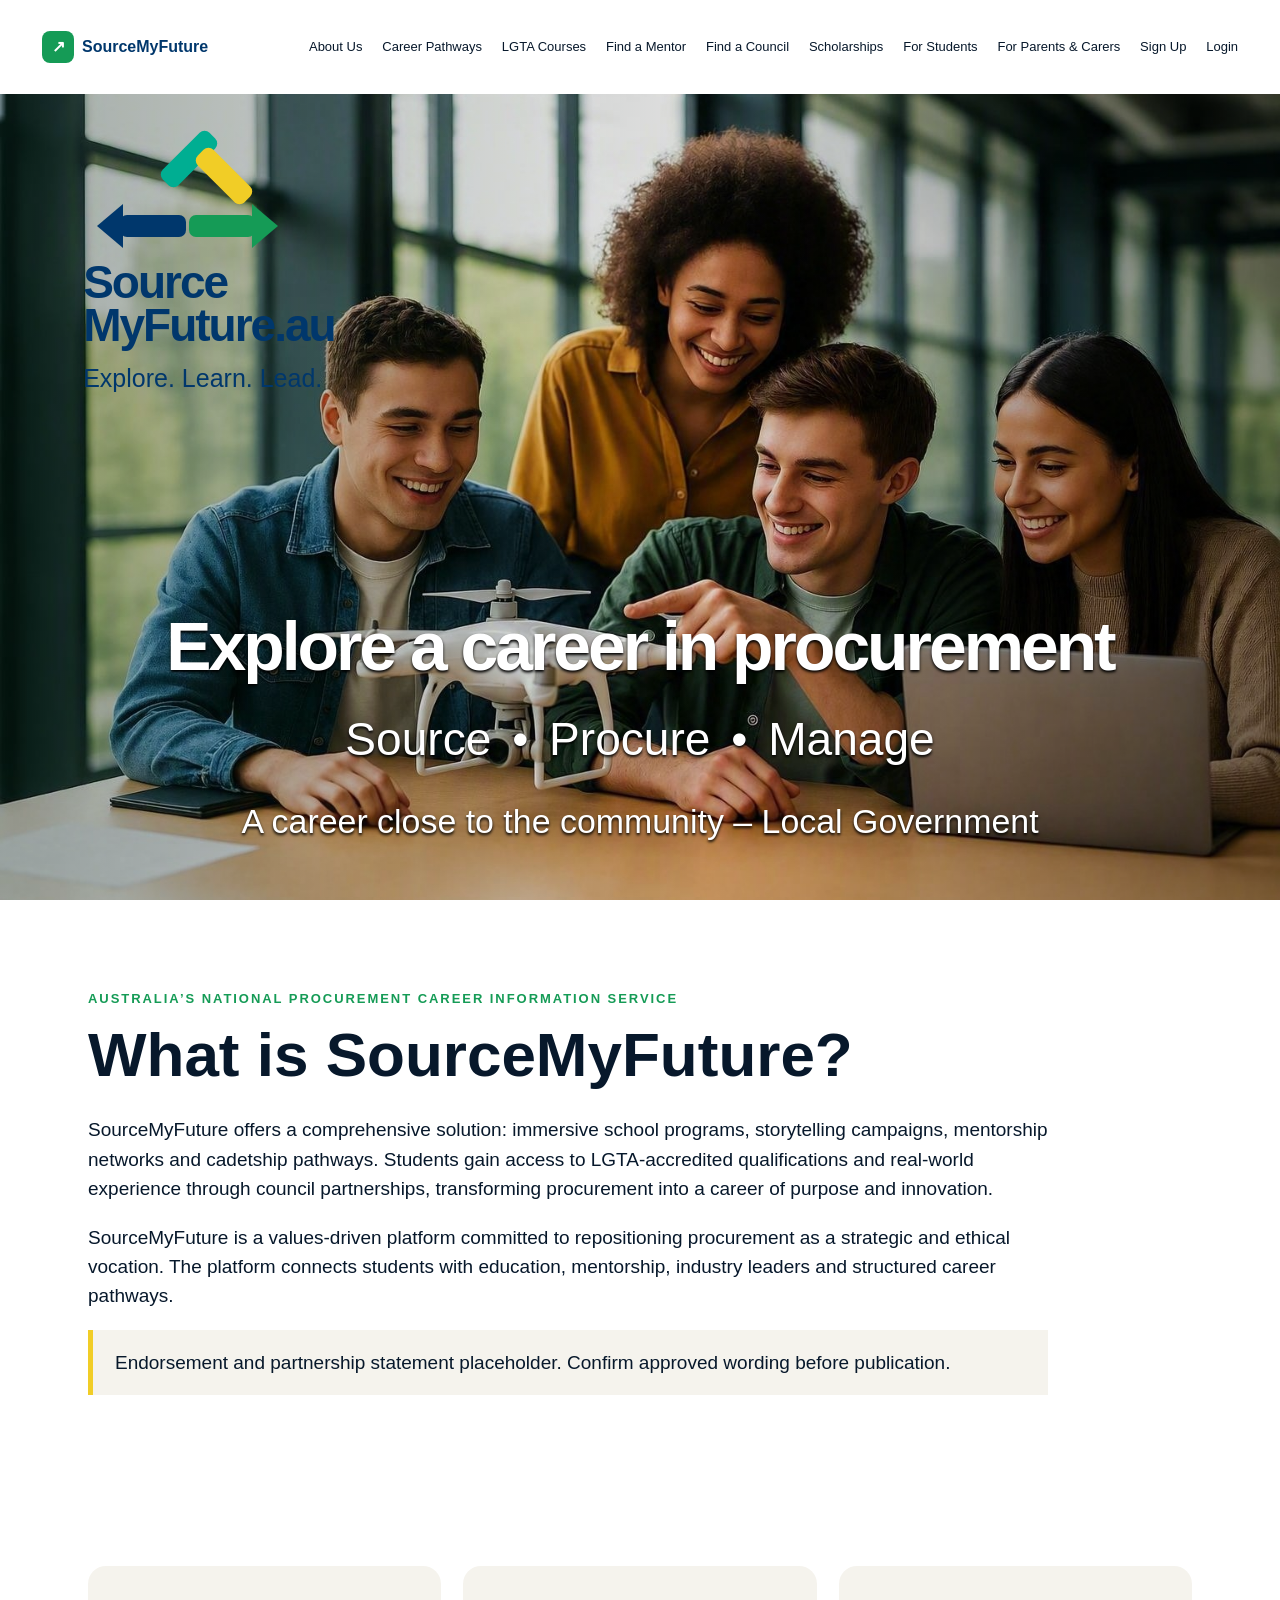
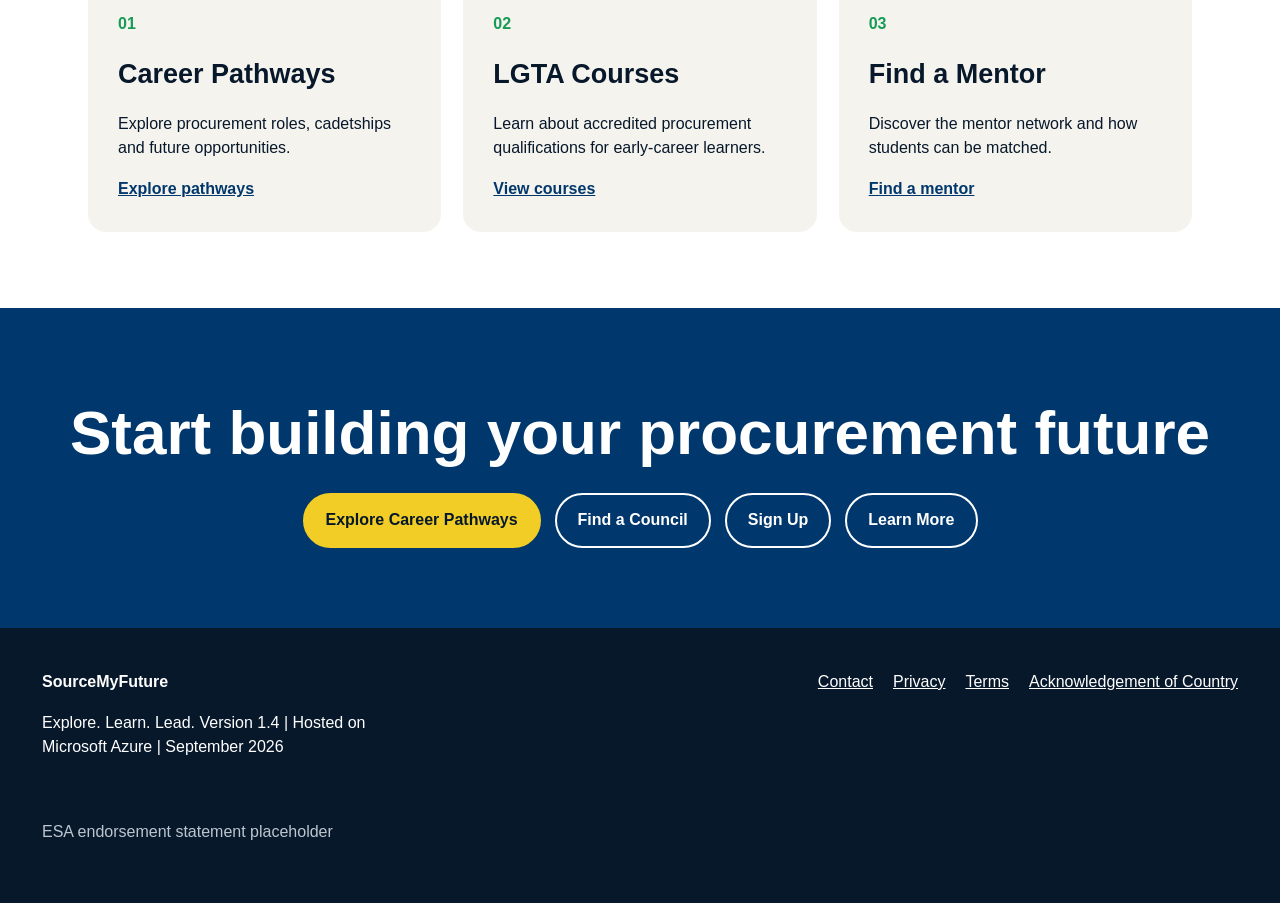
<file: website/index.html>
<!doctype html>
<html lang="en-AU"><head><meta charset="utf-8"><meta name="viewport" content="width=device-width,initial-scale=1">
<meta name="description" content="SourceMyFuture procurement career information"><title>Home | SourceMyFuture</title>
<link rel="stylesheet" href="assets/css/style.css"></head><body>
<header class="site-header"><a class="header-brand" href="index.html"><span class="mini-mark">↗</span><span>SourceMyFuture</span></a>
<button class="menu-button" aria-expanded="false" aria-controls="main-nav">Menu</button><nav id="main-nav" class="main-nav"><a href="about.html">About Us</a><a href="pathways.html">Career Pathways</a><a href="lgta.html">LGTA Courses</a><a href="mentor.html">Find a Mentor</a><a href="councils.html">Find a Council</a><a href="scholarships.html">Scholarships</a><a href="students.html">For Students</a><a href="parents.html">For Parents &amp; Carers</a><a href="signup.html">Sign Up</a><a href="login.html">Login</a></nav></header>
<main><section class="hero"><div class="shade"></div><div class="hero-inner"><div class="brand-lockup"><div class="brand-symbol" aria-hidden="true"><span class="arrow a1"></span><span class="arrow a2"></span><span class="arrow a3"></span><span class="arrow a4"></span></div><div class="brand-name">Source<br>MyFuture.au</div><div class="brand-tagline">Explore. Learn. Lead.</div></div><div class="hero-copy"><h1>Explore a career in procurement</h1><p class="steps">Source <span>•</span> Procure <span>•</span> Manage</p><p class="subtitle">A career close to the community <span>–</span> Local Government</p></div></div></section>
<section class="section intro"><p class="eyebrow">Australia’s National Procurement Career Information Service</p><h2>What is SourceMyFuture?</h2><p>SourceMyFuture offers a comprehensive solution: immersive school programs, storytelling campaigns, mentorship networks and cadetship pathways. Students gain access to LGTA-accredited qualifications and real-world experience through council partnerships, transforming procurement into a career of purpose and innovation.</p><p>SourceMyFuture is a values-driven platform committed to repositioning procurement as a strategic and ethical vocation. The platform connects students with education, mentorship, industry leaders and structured career pathways.</p><p class="support-note">Endorsement and partnership statement placeholder. Confirm approved wording before publication.</p></section>
<section class="section cards"><article><p class="number">01</p><h2>Career Pathways</h2><p>Explore procurement roles, cadetships and future opportunities.</p><a href="pathways.html">Explore pathways</a></article><article><p class="number">02</p><h2>LGTA Courses</h2><p>Learn about accredited procurement qualifications for early-career learners.</p><a href="lgta.html">View courses</a></article><article><p class="number">03</p><h2>Find a Mentor</h2><p>Discover the mentor network and how students can be matched.</p><a href="mentor.html">Find a mentor</a></article></section>
<section class="cta"><h2>Start building your procurement future</h2><div><a class="button primary" href="pathways.html">Explore Career Pathways</a><a class="button" href="councils.html">Find a Council</a><a class="button" href="signup.html">Sign Up</a><a class="button" href="about.html">Learn More</a></div></section></main>
<footer class="site-footer"><div><strong>SourceMyFuture</strong><p>Explore. Learn. Lead. Version 1.4 | Hosted on Microsoft Azure | September 2026</p></div><nav><a href="contact.html">Contact</a><a href="privacy.html">Privacy</a><a href="terms.html">Terms</a><a href="acknowledgement.html">Acknowledgement of Country</a></nav><p class="endorsement">ESA endorsement statement placeholder</p></footer>
<script src="assets/js/site.js"></script></body></html>
</file>
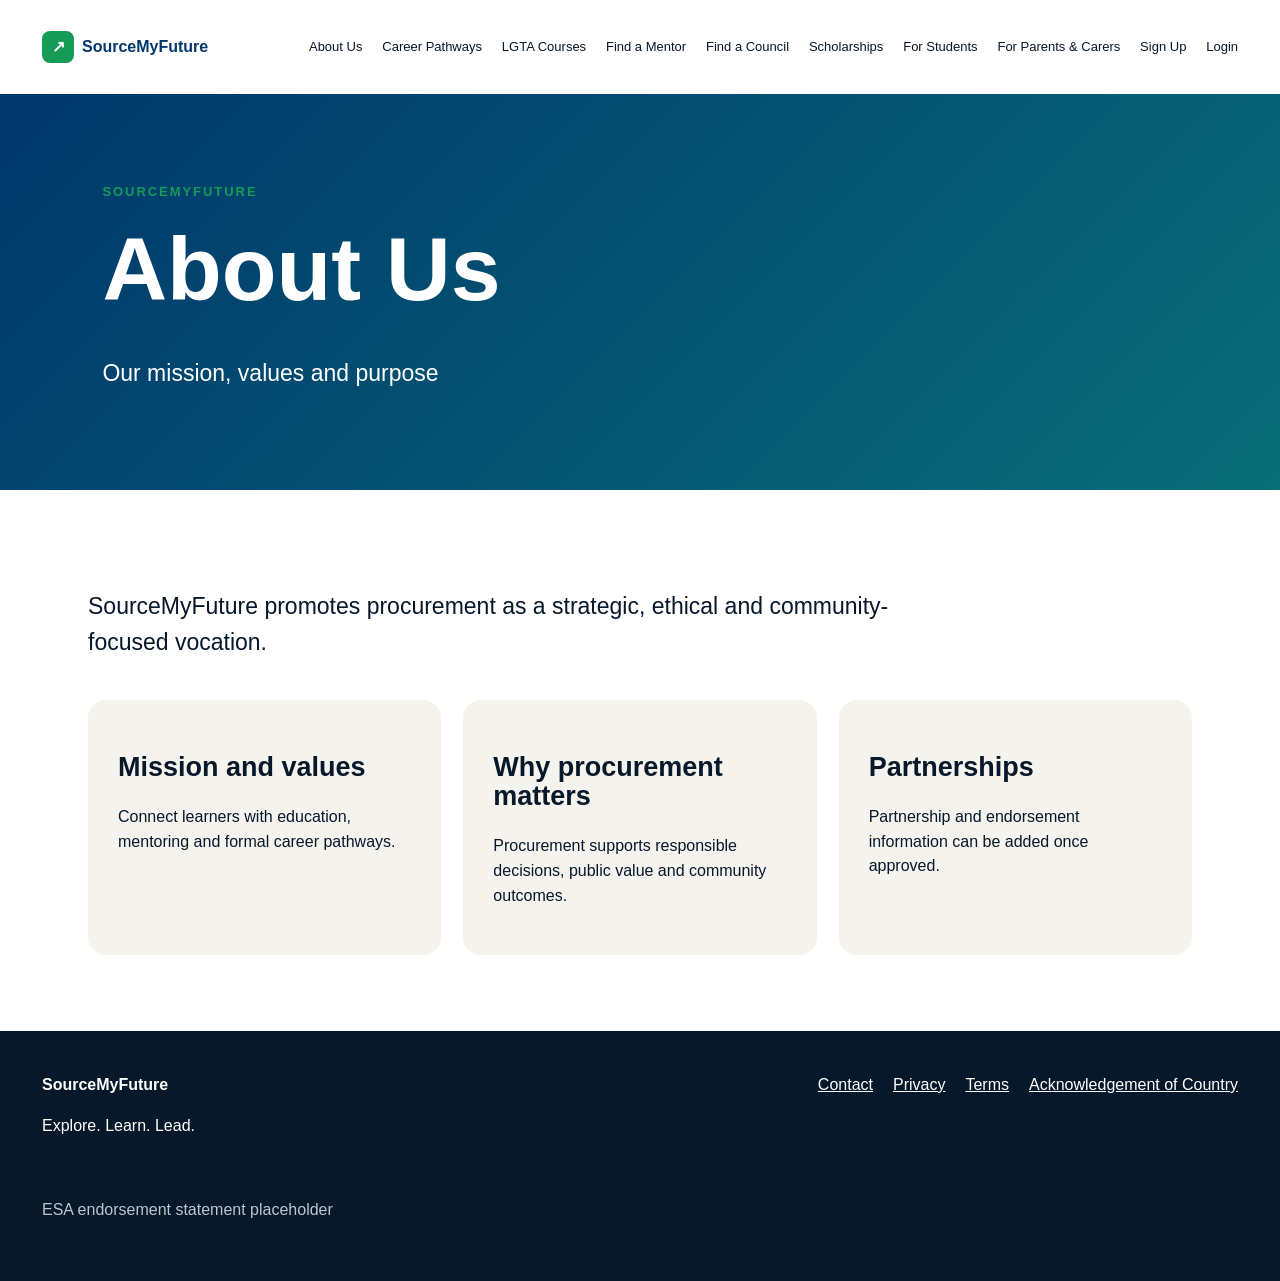
<file: website/about.html>
<!doctype html>
<html lang="en-AU"><head><meta charset="utf-8"><meta name="viewport" content="width=device-width,initial-scale=1">
<meta name="description" content="SourceMyFuture procurement career information"><title>About Us | SourceMyFuture</title>
<link rel="stylesheet" href="assets/css/style.css"></head><body>
<header class="site-header"><a class="header-brand" href="index.html"><span class="mini-mark">↗</span><span>SourceMyFuture</span></a>
<button class="menu-button" aria-expanded="false" aria-controls="main-nav">Menu</button><nav id="main-nav" class="main-nav"><a href="about.html">About Us</a><a href="pathways.html">Career Pathways</a><a href="lgta.html">LGTA Courses</a><a href="mentor.html">Find a Mentor</a><a href="councils.html">Find a Council</a><a href="scholarships.html">Scholarships</a><a href="students.html">For Students</a><a href="parents.html">For Parents &amp; Carers</a><a href="signup.html">Sign Up</a><a href="login.html">Login</a></nav></header>
<main><section class="page-hero"><p class="eyebrow">SourceMyFuture</p><h1>About Us</h1><p>Our mission, values and purpose</p></section><section class="section lead"><p>SourceMyFuture promotes procurement as a strategic, ethical and community-focused vocation.</p><div class="cards compact"><article><h2>Mission and values</h2><p>Connect learners with education, mentoring and formal career pathways.</p></article><article><h2>Why procurement matters</h2><p>Procurement supports responsible decisions, public value and community outcomes.</p></article><article><h2>Partnerships</h2><p>Partnership and endorsement information can be added once approved.</p></article></div></section></main>
<footer class="site-footer"><div><strong>SourceMyFuture</strong><p>Explore. Learn. Lead.</p></div><nav><a href="contact.html">Contact</a><a href="privacy.html">Privacy</a><a href="terms.html">Terms</a><a href="acknowledgement.html">Acknowledgement of Country</a></nav><p class="endorsement">ESA endorsement statement placeholder</p></footer>
<script src="assets/js/site.js"></script></body></html>
</file>
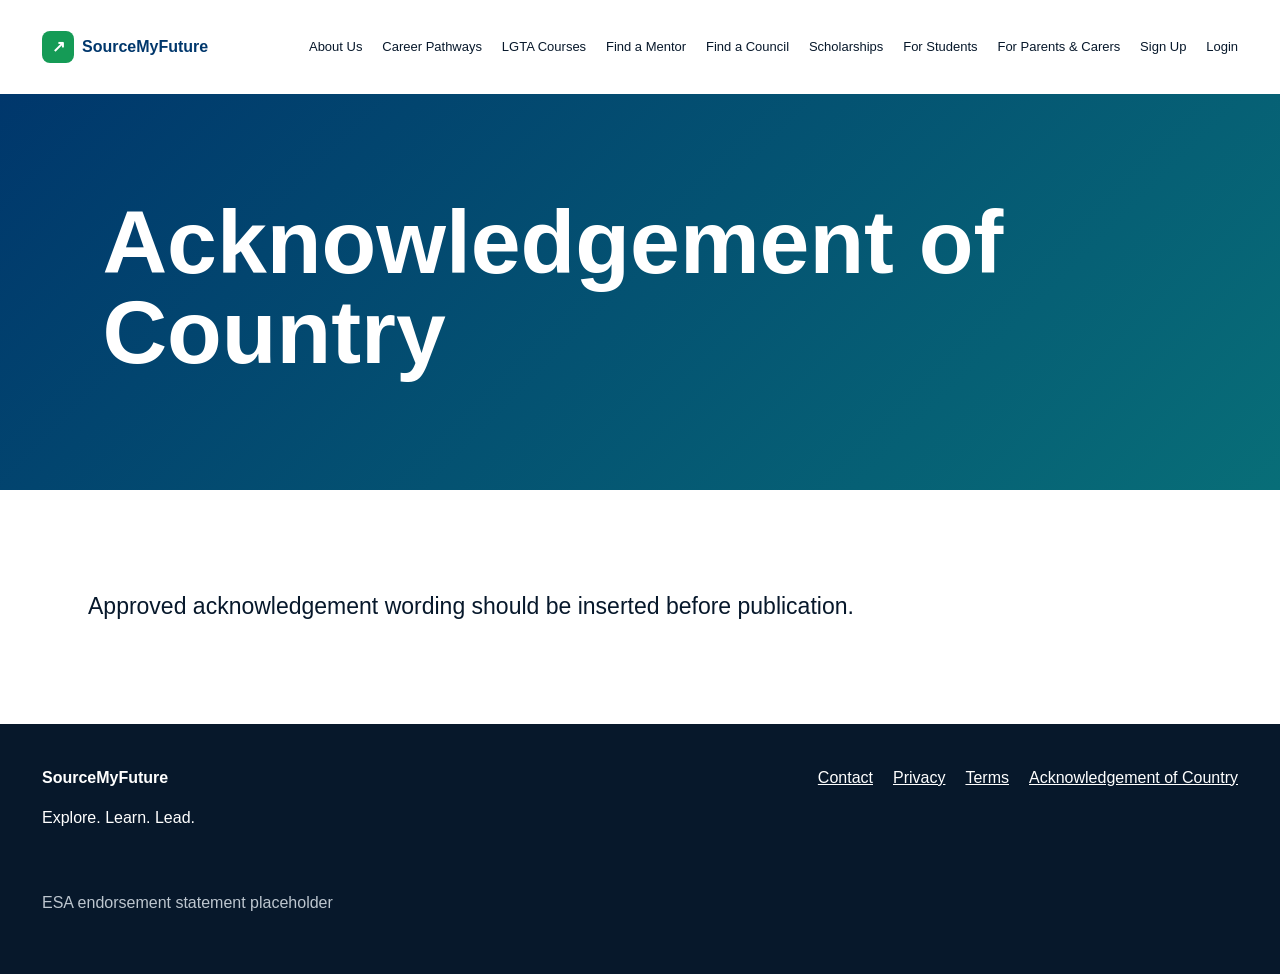
<file: website/acknowledgement.html>
<!doctype html>
<html lang="en-AU"><head><meta charset="utf-8"><meta name="viewport" content="width=device-width,initial-scale=1">
<meta name="description" content="SourceMyFuture procurement career information"><title>Acknowledgement of Country | SourceMyFuture</title>
<link rel="stylesheet" href="assets/css/style.css"></head><body>
<header class="site-header"><a class="header-brand" href="index.html"><span class="mini-mark">↗</span><span>SourceMyFuture</span></a>
<button class="menu-button" aria-expanded="false" aria-controls="main-nav">Menu</button><nav id="main-nav" class="main-nav"><a href="about.html">About Us</a><a href="pathways.html">Career Pathways</a><a href="lgta.html">LGTA Courses</a><a href="mentor.html">Find a Mentor</a><a href="councils.html">Find a Council</a><a href="scholarships.html">Scholarships</a><a href="students.html">For Students</a><a href="parents.html">For Parents &amp; Carers</a><a href="signup.html">Sign Up</a><a href="login.html">Login</a></nav></header>
<main><section class="page-hero"><h1>Acknowledgement of Country</h1></section><section class="section lead"><p>Approved acknowledgement wording should be inserted before publication.</p></section></main>
<footer class="site-footer"><div><strong>SourceMyFuture</strong><p>Explore. Learn. Lead.</p></div><nav><a href="contact.html">Contact</a><a href="privacy.html">Privacy</a><a href="terms.html">Terms</a><a href="acknowledgement.html">Acknowledgement of Country</a></nav><p class="endorsement">ESA endorsement statement placeholder</p></footer>
<script src="assets/js/site.js"></script></body></html>
</file>
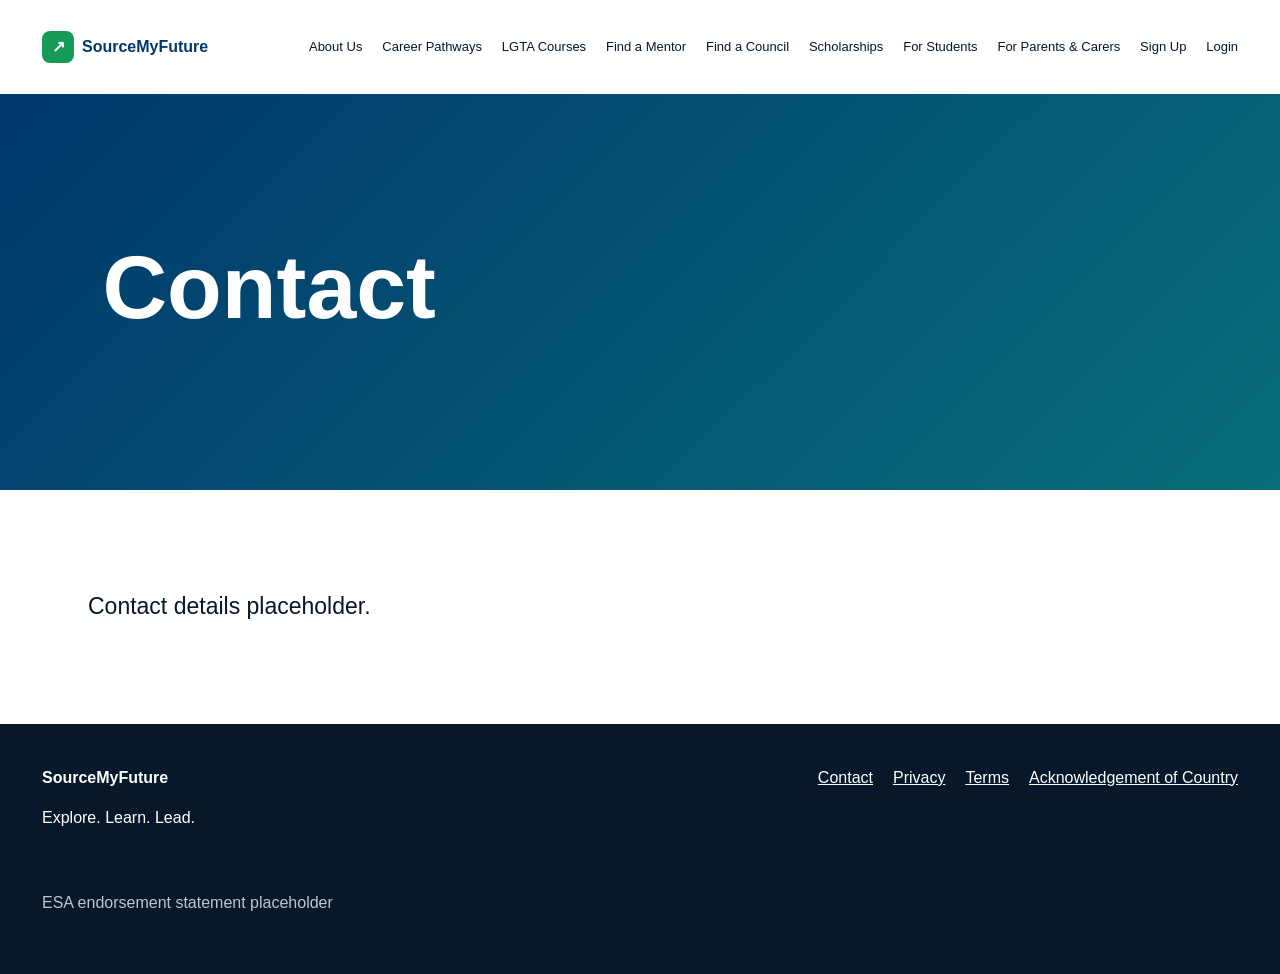
<file: website/contact.html>
<!doctype html>
<html lang="en-AU"><head><meta charset="utf-8"><meta name="viewport" content="width=device-width,initial-scale=1">
<meta name="description" content="SourceMyFuture procurement career information"><title>Contact | SourceMyFuture</title>
<link rel="stylesheet" href="assets/css/style.css"></head><body>
<header class="site-header"><a class="header-brand" href="index.html"><span class="mini-mark">↗</span><span>SourceMyFuture</span></a>
<button class="menu-button" aria-expanded="false" aria-controls="main-nav">Menu</button><nav id="main-nav" class="main-nav"><a href="about.html">About Us</a><a href="pathways.html">Career Pathways</a><a href="lgta.html">LGTA Courses</a><a href="mentor.html">Find a Mentor</a><a href="councils.html">Find a Council</a><a href="scholarships.html">Scholarships</a><a href="students.html">For Students</a><a href="parents.html">For Parents &amp; Carers</a><a href="signup.html">Sign Up</a><a href="login.html">Login</a></nav></header>
<main><section class="page-hero"><h1>Contact</h1></section><section class="section lead"><p>Contact details placeholder.</p></section></main>
<footer class="site-footer"><div><strong>SourceMyFuture</strong><p>Explore. Learn. Lead.</p></div><nav><a href="contact.html">Contact</a><a href="privacy.html">Privacy</a><a href="terms.html">Terms</a><a href="acknowledgement.html">Acknowledgement of Country</a></nav><p class="endorsement">ESA endorsement statement placeholder</p></footer>
<script src="assets/js/site.js"></script></body></html>
</file>
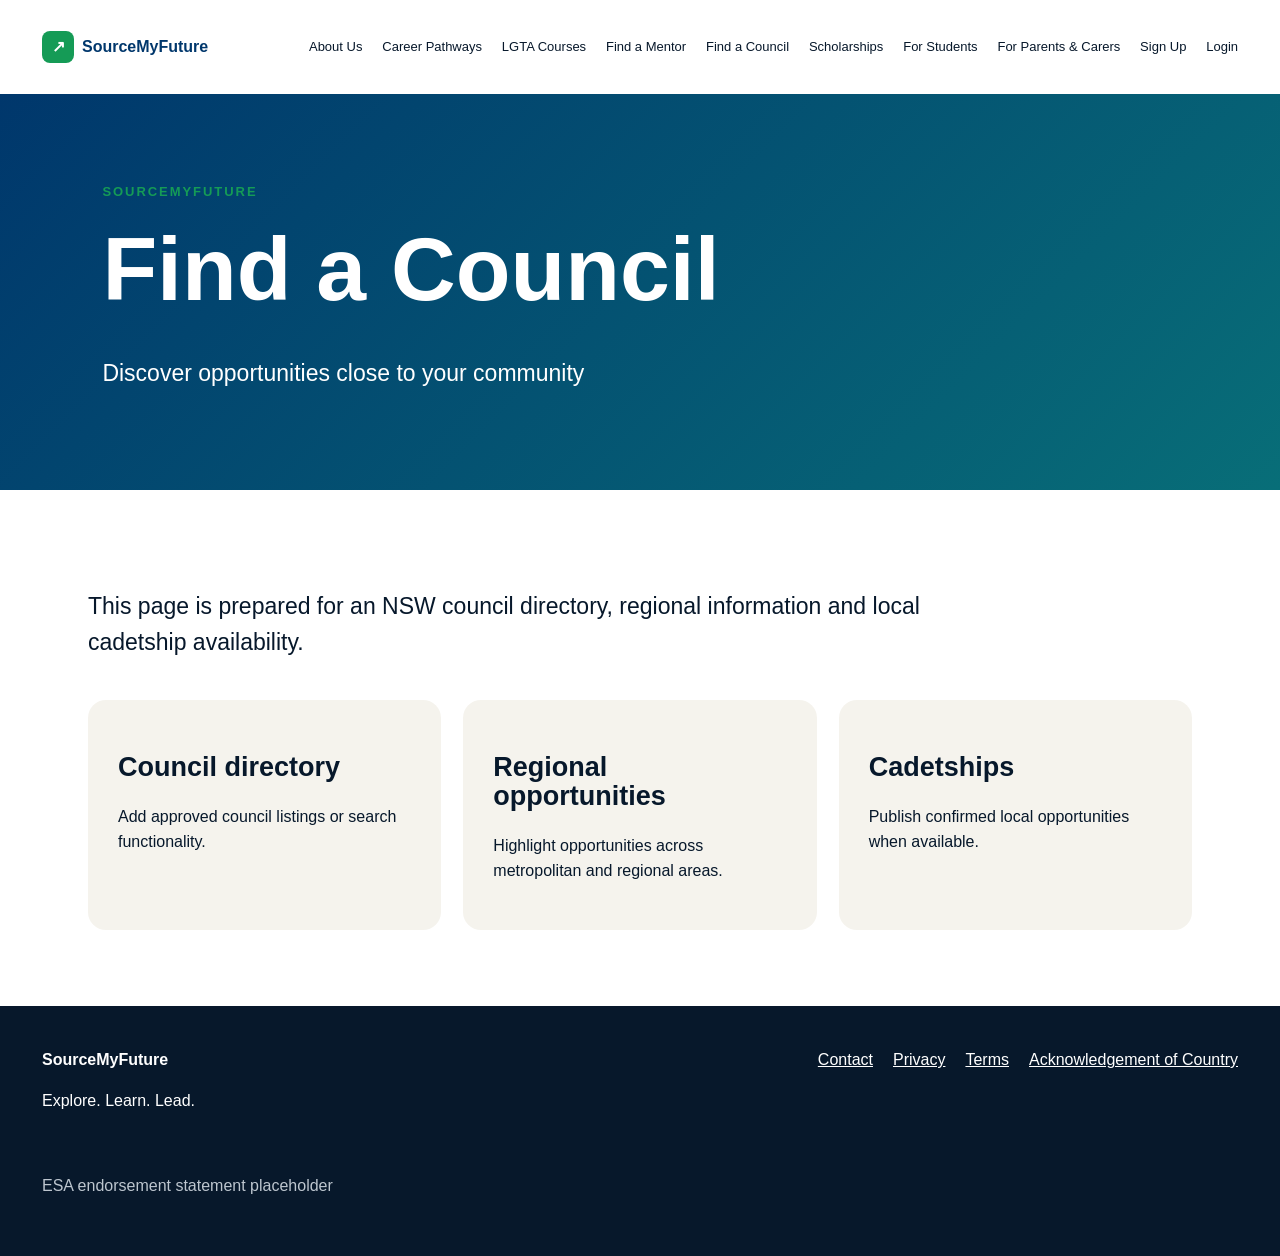
<file: website/councils.html>
<!doctype html>
<html lang="en-AU"><head><meta charset="utf-8"><meta name="viewport" content="width=device-width,initial-scale=1">
<meta name="description" content="SourceMyFuture procurement career information"><title>Find a Council | SourceMyFuture</title>
<link rel="stylesheet" href="assets/css/style.css"></head><body>
<header class="site-header"><a class="header-brand" href="index.html"><span class="mini-mark">↗</span><span>SourceMyFuture</span></a>
<button class="menu-button" aria-expanded="false" aria-controls="main-nav">Menu</button><nav id="main-nav" class="main-nav"><a href="about.html">About Us</a><a href="pathways.html">Career Pathways</a><a href="lgta.html">LGTA Courses</a><a href="mentor.html">Find a Mentor</a><a href="councils.html">Find a Council</a><a href="scholarships.html">Scholarships</a><a href="students.html">For Students</a><a href="parents.html">For Parents &amp; Carers</a><a href="signup.html">Sign Up</a><a href="login.html">Login</a></nav></header>
<main><section class="page-hero"><p class="eyebrow">SourceMyFuture</p><h1>Find a Council</h1><p>Discover opportunities close to your community</p></section><section class="section lead"><p>This page is prepared for an NSW council directory, regional information and local cadetship availability.</p><div class="cards compact"><article><h2>Council directory</h2><p>Add approved council listings or search functionality.</p></article><article><h2>Regional opportunities</h2><p>Highlight opportunities across metropolitan and regional areas.</p></article><article><h2>Cadetships</h2><p>Publish confirmed local opportunities when available.</p></article></div></section></main>
<footer class="site-footer"><div><strong>SourceMyFuture</strong><p>Explore. Learn. Lead.</p></div><nav><a href="contact.html">Contact</a><a href="privacy.html">Privacy</a><a href="terms.html">Terms</a><a href="acknowledgement.html">Acknowledgement of Country</a></nav><p class="endorsement">ESA endorsement statement placeholder</p></footer>
<script src="assets/js/site.js"></script></body></html>
</file>
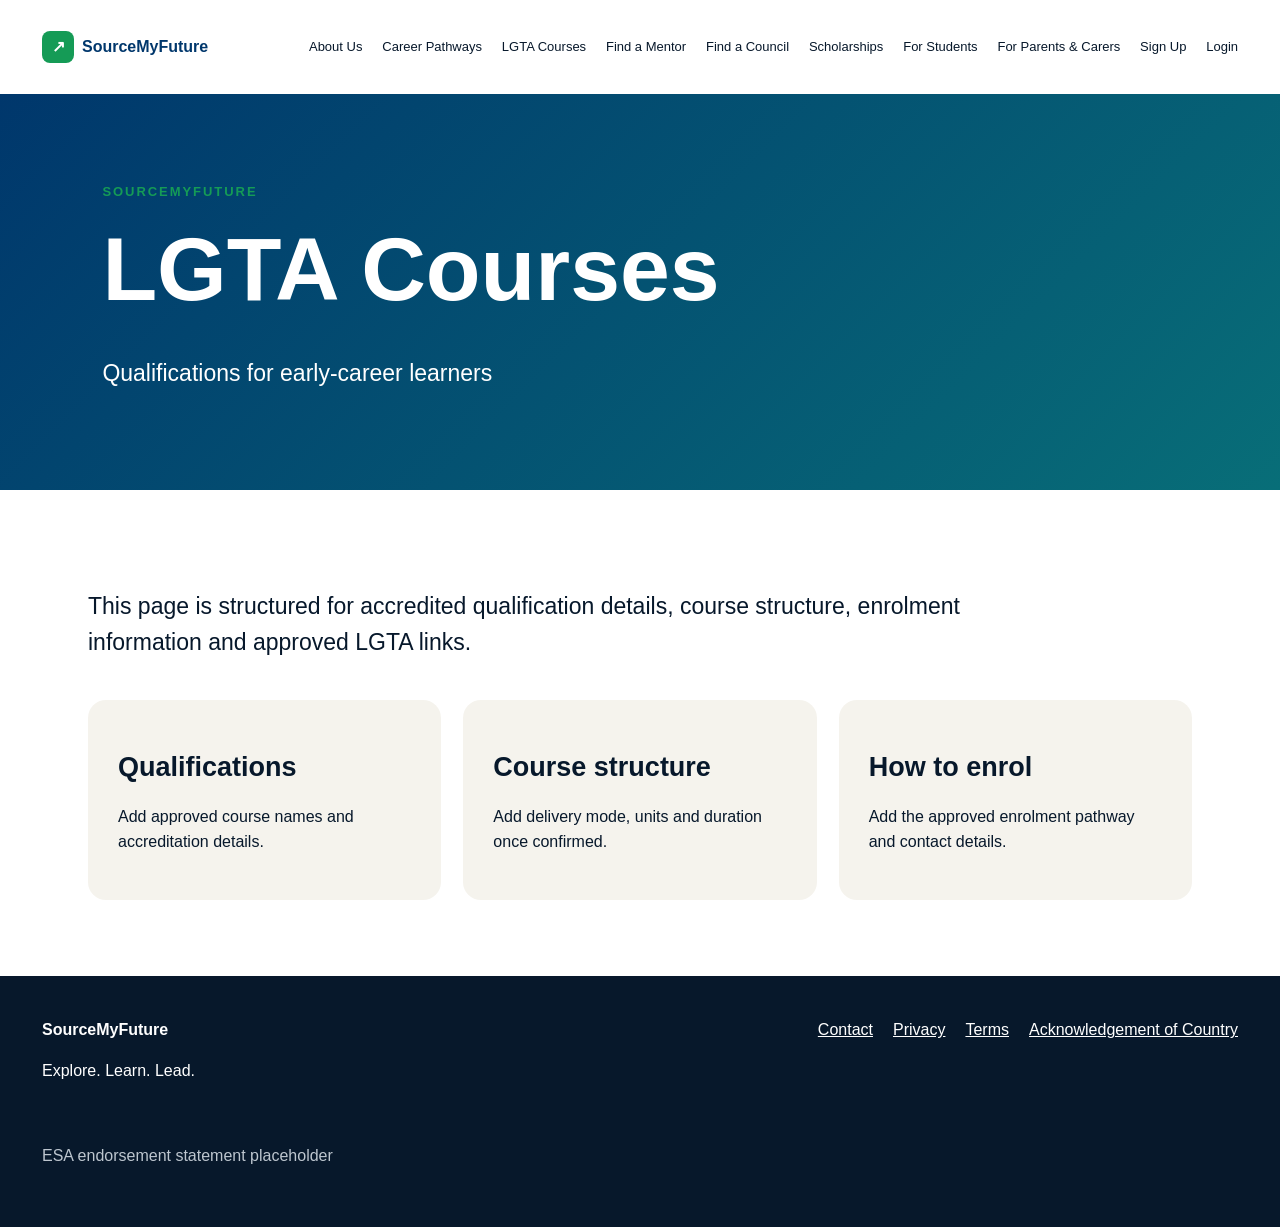
<file: website/lgta.html>
<!doctype html>
<html lang="en-AU"><head><meta charset="utf-8"><meta name="viewport" content="width=device-width,initial-scale=1">
<meta name="description" content="SourceMyFuture procurement career information"><title>LGTA Courses | SourceMyFuture</title>
<link rel="stylesheet" href="assets/css/style.css"></head><body>
<header class="site-header"><a class="header-brand" href="index.html"><span class="mini-mark">↗</span><span>SourceMyFuture</span></a>
<button class="menu-button" aria-expanded="false" aria-controls="main-nav">Menu</button><nav id="main-nav" class="main-nav"><a href="about.html">About Us</a><a href="pathways.html">Career Pathways</a><a href="lgta.html">LGTA Courses</a><a href="mentor.html">Find a Mentor</a><a href="councils.html">Find a Council</a><a href="scholarships.html">Scholarships</a><a href="students.html">For Students</a><a href="parents.html">For Parents &amp; Carers</a><a href="signup.html">Sign Up</a><a href="login.html">Login</a></nav></header>
<main><section class="page-hero"><p class="eyebrow">SourceMyFuture</p><h1>LGTA Courses</h1><p>Qualifications for early-career learners</p></section><section class="section lead"><p>This page is structured for accredited qualification details, course structure, enrolment information and approved LGTA links.</p><div class="cards compact"><article><h2>Qualifications</h2><p>Add approved course names and accreditation details.</p></article><article><h2>Course structure</h2><p>Add delivery mode, units and duration once confirmed.</p></article><article><h2>How to enrol</h2><p>Add the approved enrolment pathway and contact details.</p></article></div></section></main>
<footer class="site-footer"><div><strong>SourceMyFuture</strong><p>Explore. Learn. Lead.</p></div><nav><a href="contact.html">Contact</a><a href="privacy.html">Privacy</a><a href="terms.html">Terms</a><a href="acknowledgement.html">Acknowledgement of Country</a></nav><p class="endorsement">ESA endorsement statement placeholder</p></footer>
<script src="assets/js/site.js"></script></body></html>
</file>
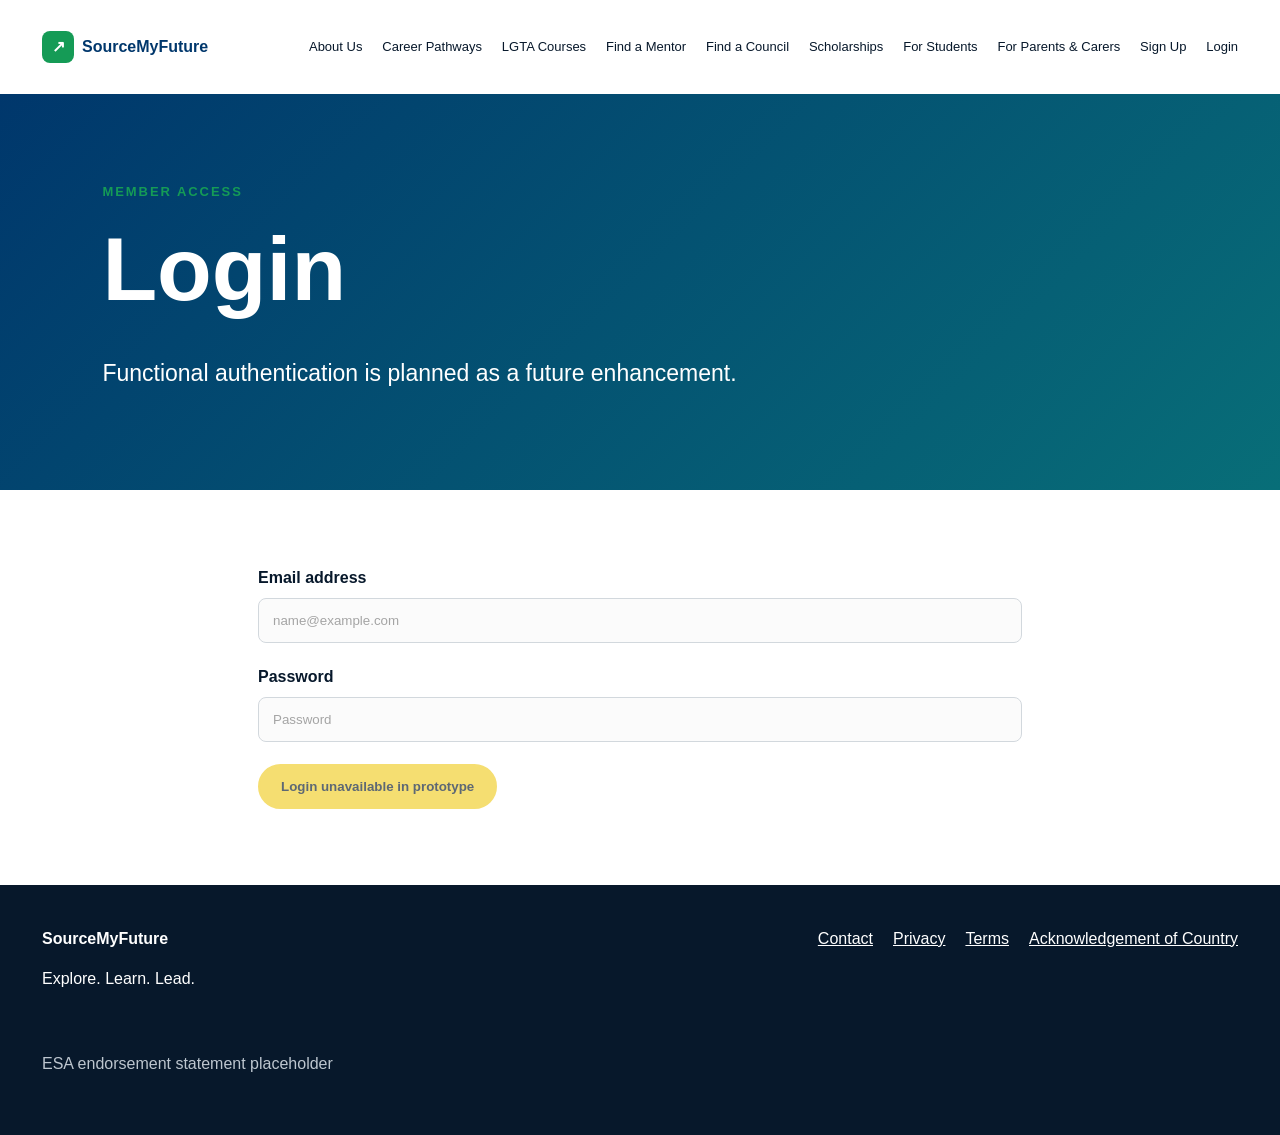
<file: website/login.html>
<!doctype html>
<html lang="en-AU"><head><meta charset="utf-8"><meta name="viewport" content="width=device-width,initial-scale=1">
<meta name="description" content="SourceMyFuture procurement career information"><title>Login | SourceMyFuture</title>
<link rel="stylesheet" href="assets/css/style.css"></head><body>
<header class="site-header"><a class="header-brand" href="index.html"><span class="mini-mark">↗</span><span>SourceMyFuture</span></a>
<button class="menu-button" aria-expanded="false" aria-controls="main-nav">Menu</button><nav id="main-nav" class="main-nav"><a href="about.html">About Us</a><a href="pathways.html">Career Pathways</a><a href="lgta.html">LGTA Courses</a><a href="mentor.html">Find a Mentor</a><a href="councils.html">Find a Council</a><a href="scholarships.html">Scholarships</a><a href="students.html">For Students</a><a href="parents.html">For Parents &amp; Carers</a><a href="signup.html">Sign Up</a><a href="login.html">Login</a></nav></header>
<main><section class="page-hero"><p class="eyebrow">Member access</p><h1>Login</h1><p>Functional authentication is planned as a future enhancement.</p></section><section class="section form-wrap"><form class="demo-form" onsubmit="return false"><label>Email address<input type="email" placeholder="name@example.com" disabled></label><label>Password<input type="password" placeholder="Password" disabled></label><button class="button primary" disabled>Login unavailable in prototype</button></form></section></main>
<footer class="site-footer"><div><strong>SourceMyFuture</strong><p>Explore. Learn. Lead.</p></div><nav><a href="contact.html">Contact</a><a href="privacy.html">Privacy</a><a href="terms.html">Terms</a><a href="acknowledgement.html">Acknowledgement of Country</a></nav><p class="endorsement">ESA endorsement statement placeholder</p></footer>
<script src="assets/js/site.js"></script></body></html>
</file>
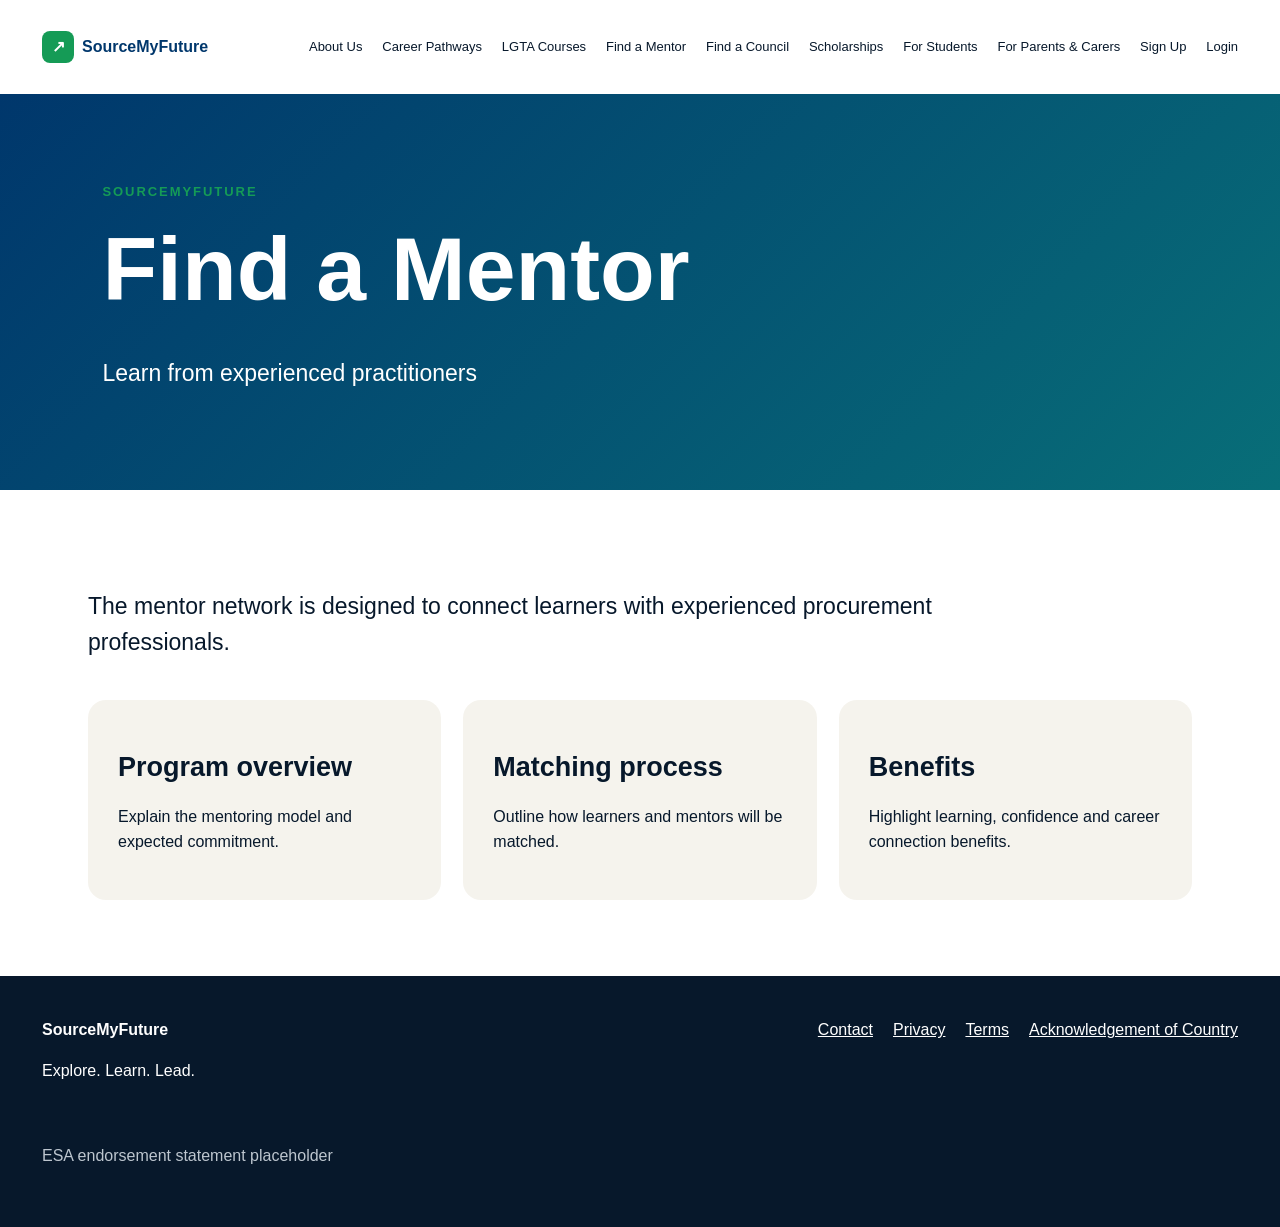
<file: website/mentor.html>
<!doctype html>
<html lang="en-AU"><head><meta charset="utf-8"><meta name="viewport" content="width=device-width,initial-scale=1">
<meta name="description" content="SourceMyFuture procurement career information"><title>Find a Mentor | SourceMyFuture</title>
<link rel="stylesheet" href="assets/css/style.css"></head><body>
<header class="site-header"><a class="header-brand" href="index.html"><span class="mini-mark">↗</span><span>SourceMyFuture</span></a>
<button class="menu-button" aria-expanded="false" aria-controls="main-nav">Menu</button><nav id="main-nav" class="main-nav"><a href="about.html">About Us</a><a href="pathways.html">Career Pathways</a><a href="lgta.html">LGTA Courses</a><a href="mentor.html">Find a Mentor</a><a href="councils.html">Find a Council</a><a href="scholarships.html">Scholarships</a><a href="students.html">For Students</a><a href="parents.html">For Parents &amp; Carers</a><a href="signup.html">Sign Up</a><a href="login.html">Login</a></nav></header>
<main><section class="page-hero"><p class="eyebrow">SourceMyFuture</p><h1>Find a Mentor</h1><p>Learn from experienced practitioners</p></section><section class="section lead"><p>The mentor network is designed to connect learners with experienced procurement professionals.</p><div class="cards compact"><article><h2>Program overview</h2><p>Explain the mentoring model and expected commitment.</p></article><article><h2>Matching process</h2><p>Outline how learners and mentors will be matched.</p></article><article><h2>Benefits</h2><p>Highlight learning, confidence and career connection benefits.</p></article></div></section></main>
<footer class="site-footer"><div><strong>SourceMyFuture</strong><p>Explore. Learn. Lead.</p></div><nav><a href="contact.html">Contact</a><a href="privacy.html">Privacy</a><a href="terms.html">Terms</a><a href="acknowledgement.html">Acknowledgement of Country</a></nav><p class="endorsement">ESA endorsement statement placeholder</p></footer>
<script src="assets/js/site.js"></script></body></html>
</file>
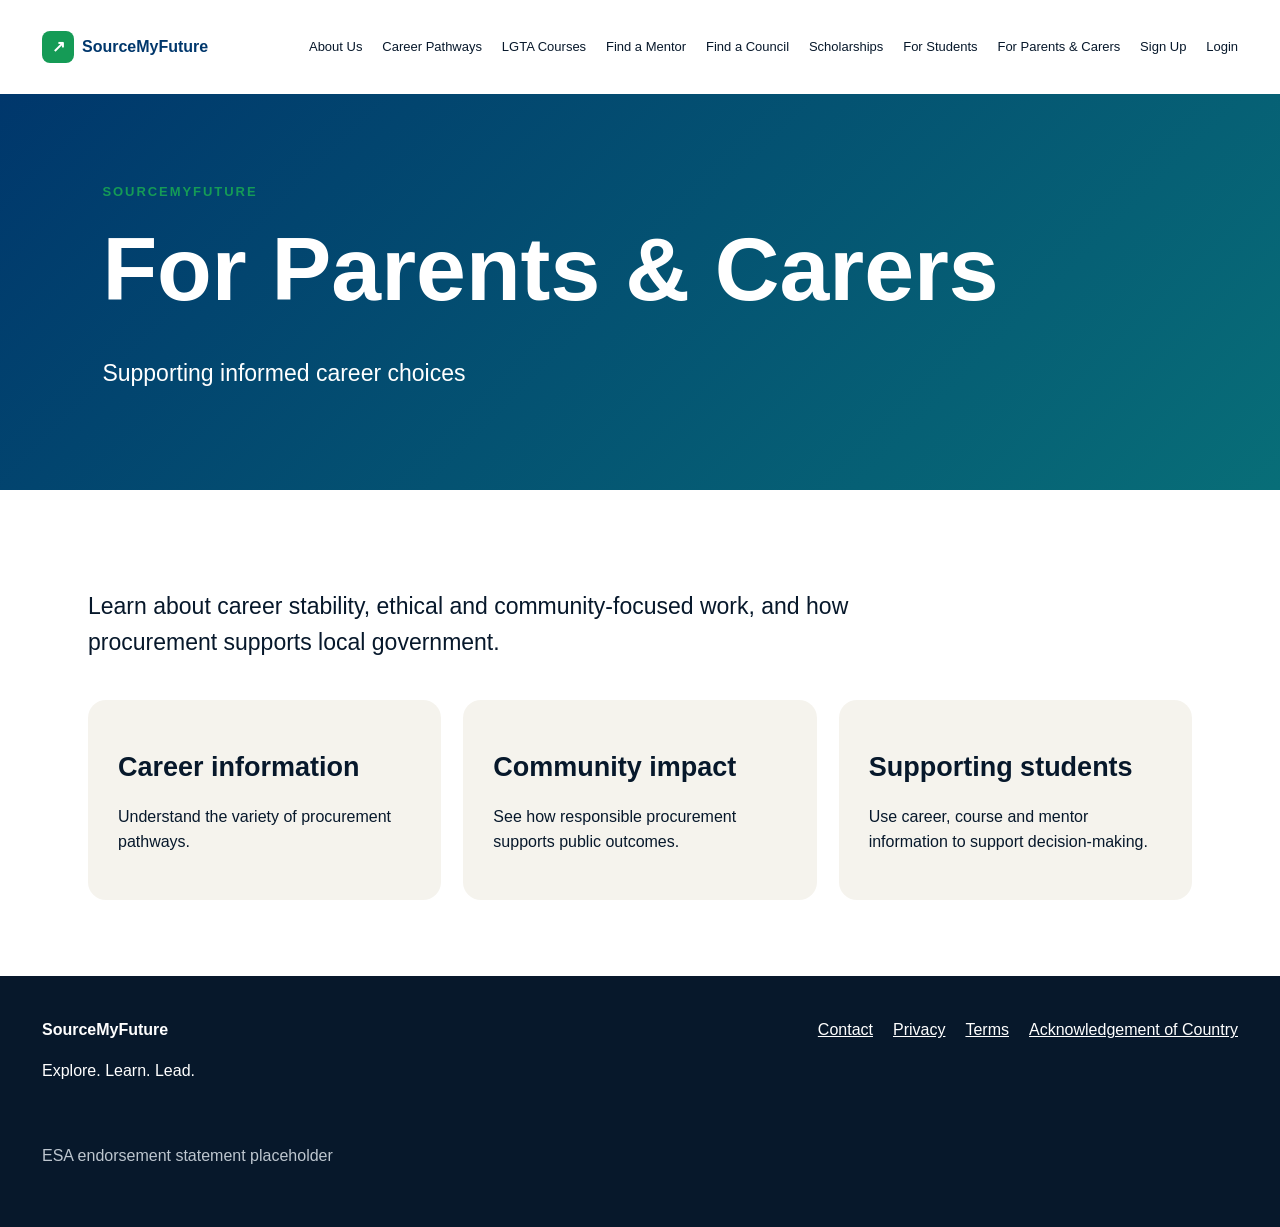
<file: website/parents.html>
<!doctype html>
<html lang="en-AU"><head><meta charset="utf-8"><meta name="viewport" content="width=device-width,initial-scale=1">
<meta name="description" content="SourceMyFuture procurement career information"><title>For Parents &amp; Carers | SourceMyFuture</title>
<link rel="stylesheet" href="assets/css/style.css"></head><body>
<header class="site-header"><a class="header-brand" href="index.html"><span class="mini-mark">↗</span><span>SourceMyFuture</span></a>
<button class="menu-button" aria-expanded="false" aria-controls="main-nav">Menu</button><nav id="main-nav" class="main-nav"><a href="about.html">About Us</a><a href="pathways.html">Career Pathways</a><a href="lgta.html">LGTA Courses</a><a href="mentor.html">Find a Mentor</a><a href="councils.html">Find a Council</a><a href="scholarships.html">Scholarships</a><a href="students.html">For Students</a><a href="parents.html">For Parents &amp; Carers</a><a href="signup.html">Sign Up</a><a href="login.html">Login</a></nav></header>
<main><section class="page-hero"><p class="eyebrow">SourceMyFuture</p><h1>For Parents &amp; Carers</h1><p>Supporting informed career choices</p></section><section class="section lead"><p>Learn about career stability, ethical and community-focused work, and how procurement supports local government.</p><div class="cards compact"><article><h2>Career information</h2><p>Understand the variety of procurement pathways.</p></article><article><h2>Community impact</h2><p>See how responsible procurement supports public outcomes.</p></article><article><h2>Supporting students</h2><p>Use career, course and mentor information to support decision-making.</p></article></div></section></main>
<footer class="site-footer"><div><strong>SourceMyFuture</strong><p>Explore. Learn. Lead.</p></div><nav><a href="contact.html">Contact</a><a href="privacy.html">Privacy</a><a href="terms.html">Terms</a><a href="acknowledgement.html">Acknowledgement of Country</a></nav><p class="endorsement">ESA endorsement statement placeholder</p></footer>
<script src="assets/js/site.js"></script></body></html>
</file>
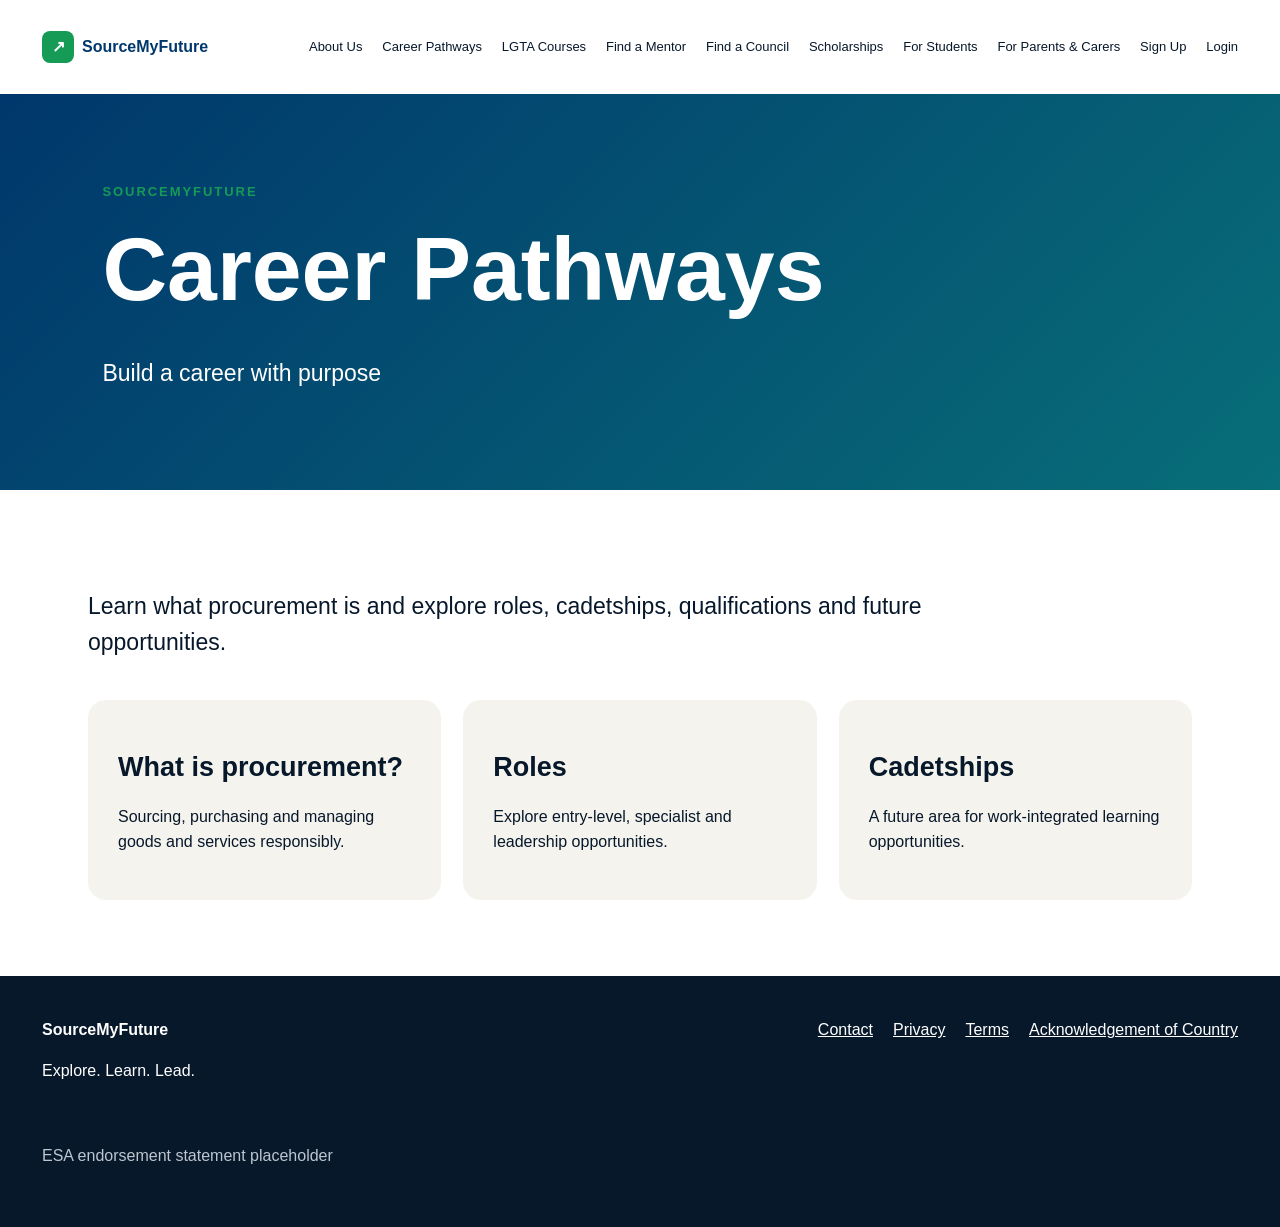
<file: website/pathways.html>
<!doctype html>
<html lang="en-AU"><head><meta charset="utf-8"><meta name="viewport" content="width=device-width,initial-scale=1">
<meta name="description" content="SourceMyFuture procurement career information"><title>Career Pathways | SourceMyFuture</title>
<link rel="stylesheet" href="assets/css/style.css"></head><body>
<header class="site-header"><a class="header-brand" href="index.html"><span class="mini-mark">↗</span><span>SourceMyFuture</span></a>
<button class="menu-button" aria-expanded="false" aria-controls="main-nav">Menu</button><nav id="main-nav" class="main-nav"><a href="about.html">About Us</a><a href="pathways.html">Career Pathways</a><a href="lgta.html">LGTA Courses</a><a href="mentor.html">Find a Mentor</a><a href="councils.html">Find a Council</a><a href="scholarships.html">Scholarships</a><a href="students.html">For Students</a><a href="parents.html">For Parents &amp; Carers</a><a href="signup.html">Sign Up</a><a href="login.html">Login</a></nav></header>
<main><section class="page-hero"><p class="eyebrow">SourceMyFuture</p><h1>Career Pathways</h1><p>Build a career with purpose</p></section><section class="section lead"><p>Learn what procurement is and explore roles, cadetships, qualifications and future opportunities.</p><div class="cards compact"><article><h2>What is procurement?</h2><p>Sourcing, purchasing and managing goods and services responsibly.</p></article><article><h2>Roles</h2><p>Explore entry-level, specialist and leadership opportunities.</p></article><article><h2>Cadetships</h2><p>A future area for work-integrated learning opportunities.</p></article></div></section></main>
<footer class="site-footer"><div><strong>SourceMyFuture</strong><p>Explore. Learn. Lead.</p></div><nav><a href="contact.html">Contact</a><a href="privacy.html">Privacy</a><a href="terms.html">Terms</a><a href="acknowledgement.html">Acknowledgement of Country</a></nav><p class="endorsement">ESA endorsement statement placeholder</p></footer>
<script src="assets/js/site.js"></script></body></html>
</file>
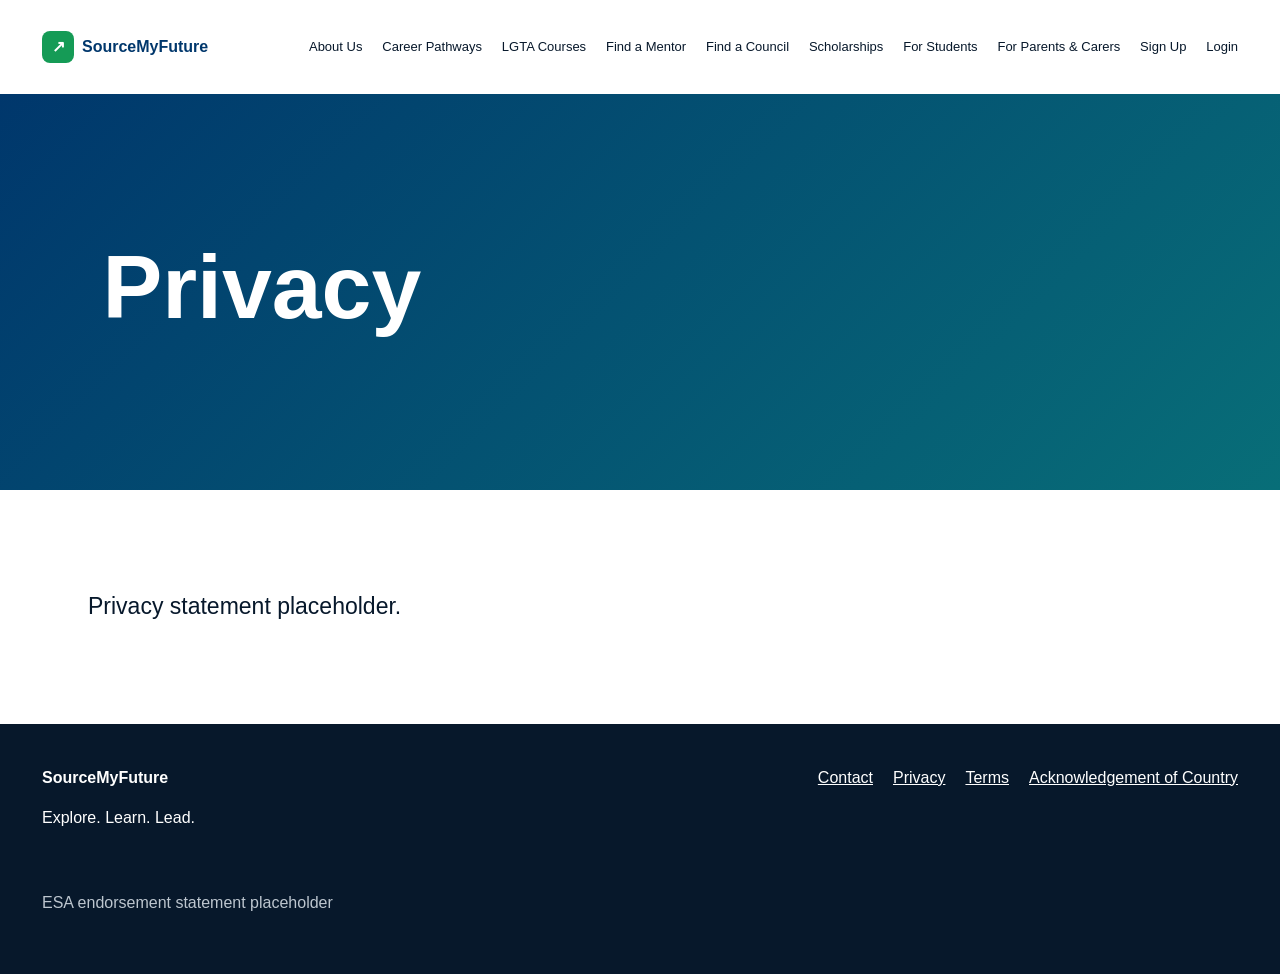
<file: website/privacy.html>
<!doctype html>
<html lang="en-AU"><head><meta charset="utf-8"><meta name="viewport" content="width=device-width,initial-scale=1">
<meta name="description" content="SourceMyFuture procurement career information"><title>Privacy | SourceMyFuture</title>
<link rel="stylesheet" href="assets/css/style.css"></head><body>
<header class="site-header"><a class="header-brand" href="index.html"><span class="mini-mark">↗</span><span>SourceMyFuture</span></a>
<button class="menu-button" aria-expanded="false" aria-controls="main-nav">Menu</button><nav id="main-nav" class="main-nav"><a href="about.html">About Us</a><a href="pathways.html">Career Pathways</a><a href="lgta.html">LGTA Courses</a><a href="mentor.html">Find a Mentor</a><a href="councils.html">Find a Council</a><a href="scholarships.html">Scholarships</a><a href="students.html">For Students</a><a href="parents.html">For Parents &amp; Carers</a><a href="signup.html">Sign Up</a><a href="login.html">Login</a></nav></header>
<main><section class="page-hero"><h1>Privacy</h1></section><section class="section lead"><p>Privacy statement placeholder.</p></section></main>
<footer class="site-footer"><div><strong>SourceMyFuture</strong><p>Explore. Learn. Lead.</p></div><nav><a href="contact.html">Contact</a><a href="privacy.html">Privacy</a><a href="terms.html">Terms</a><a href="acknowledgement.html">Acknowledgement of Country</a></nav><p class="endorsement">ESA endorsement statement placeholder</p></footer>
<script src="assets/js/site.js"></script></body></html>
</file>
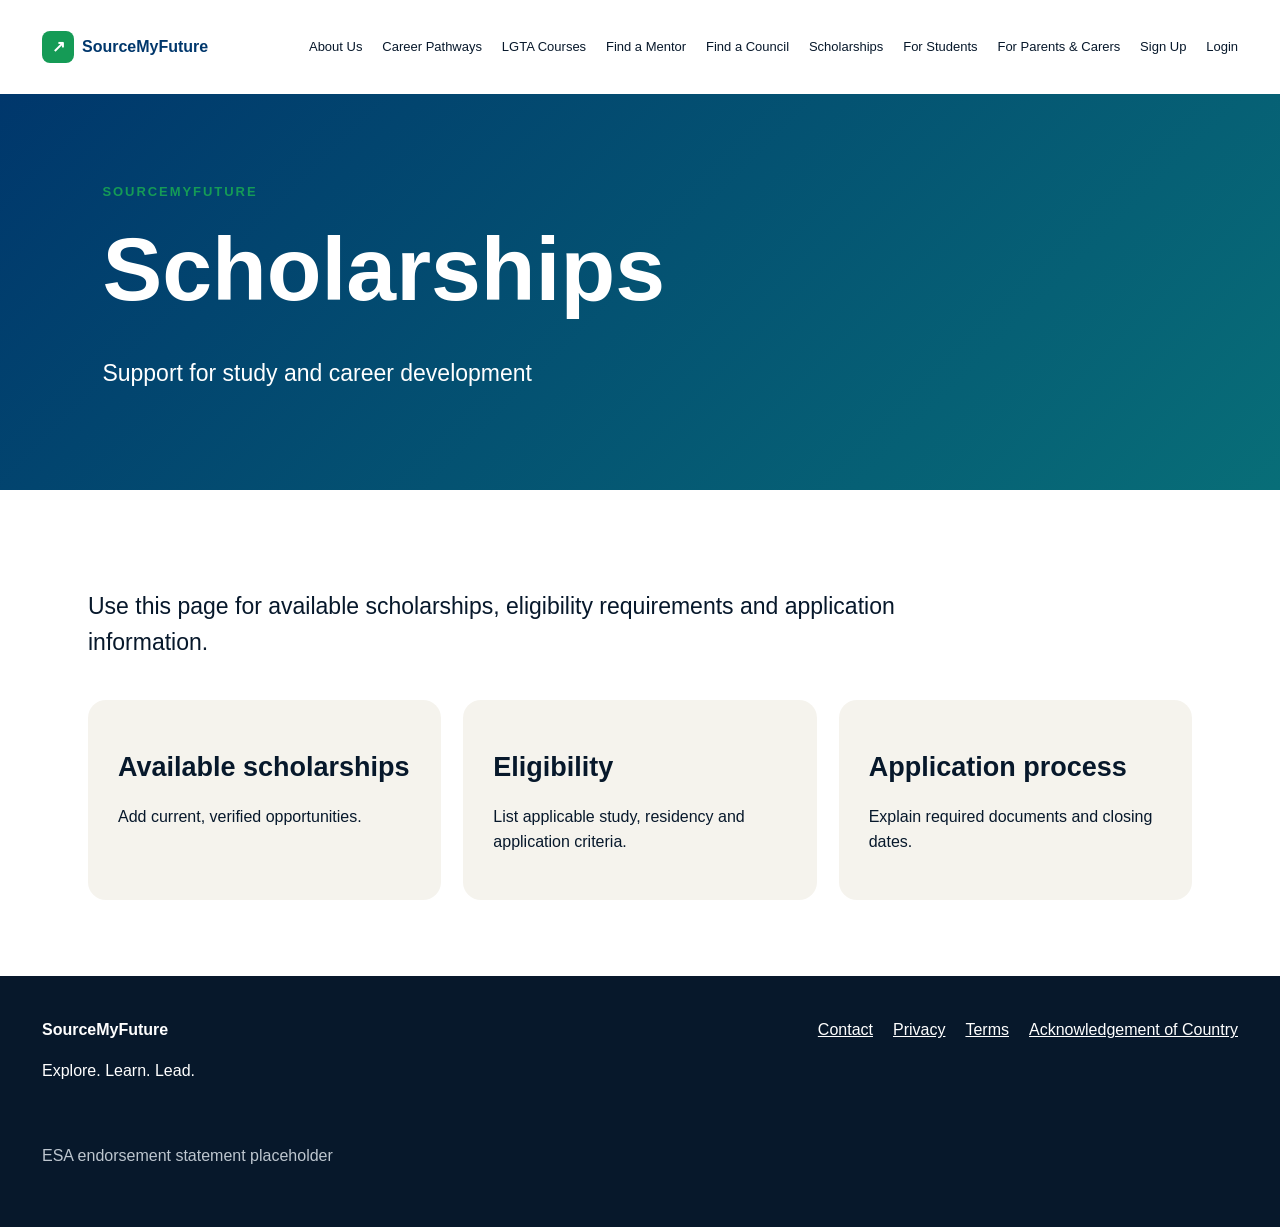
<file: website/scholarships.html>
<!doctype html>
<html lang="en-AU"><head><meta charset="utf-8"><meta name="viewport" content="width=device-width,initial-scale=1">
<meta name="description" content="SourceMyFuture procurement career information"><title>Scholarships | SourceMyFuture</title>
<link rel="stylesheet" href="assets/css/style.css"></head><body>
<header class="site-header"><a class="header-brand" href="index.html"><span class="mini-mark">↗</span><span>SourceMyFuture</span></a>
<button class="menu-button" aria-expanded="false" aria-controls="main-nav">Menu</button><nav id="main-nav" class="main-nav"><a href="about.html">About Us</a><a href="pathways.html">Career Pathways</a><a href="lgta.html">LGTA Courses</a><a href="mentor.html">Find a Mentor</a><a href="councils.html">Find a Council</a><a href="scholarships.html">Scholarships</a><a href="students.html">For Students</a><a href="parents.html">For Parents &amp; Carers</a><a href="signup.html">Sign Up</a><a href="login.html">Login</a></nav></header>
<main><section class="page-hero"><p class="eyebrow">SourceMyFuture</p><h1>Scholarships</h1><p>Support for study and career development</p></section><section class="section lead"><p>Use this page for available scholarships, eligibility requirements and application information.</p><div class="cards compact"><article><h2>Available scholarships</h2><p>Add current, verified opportunities.</p></article><article><h2>Eligibility</h2><p>List applicable study, residency and application criteria.</p></article><article><h2>Application process</h2><p>Explain required documents and closing dates.</p></article></div></section></main>
<footer class="site-footer"><div><strong>SourceMyFuture</strong><p>Explore. Learn. Lead.</p></div><nav><a href="contact.html">Contact</a><a href="privacy.html">Privacy</a><a href="terms.html">Terms</a><a href="acknowledgement.html">Acknowledgement of Country</a></nav><p class="endorsement">ESA endorsement statement placeholder</p></footer>
<script src="assets/js/site.js"></script></body></html>
</file>
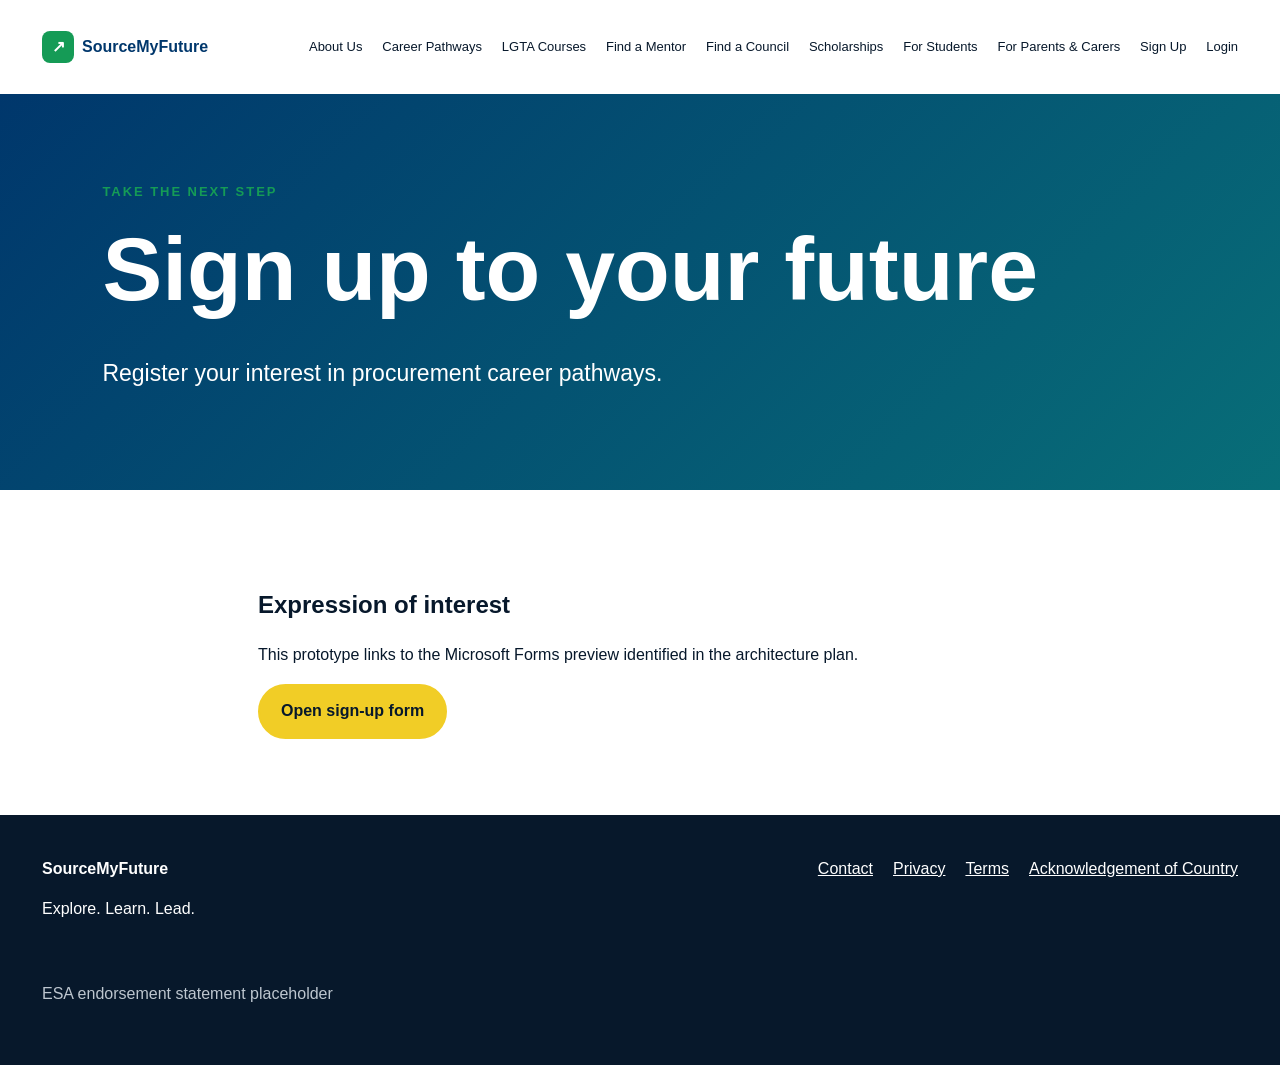
<file: website/signup.html>
<!doctype html>
<html lang="en-AU"><head><meta charset="utf-8"><meta name="viewport" content="width=device-width,initial-scale=1">
<meta name="description" content="SourceMyFuture procurement career information"><title>Sign Up | SourceMyFuture</title>
<link rel="stylesheet" href="assets/css/style.css"></head><body>
<header class="site-header"><a class="header-brand" href="index.html"><span class="mini-mark">↗</span><span>SourceMyFuture</span></a>
<button class="menu-button" aria-expanded="false" aria-controls="main-nav">Menu</button><nav id="main-nav" class="main-nav"><a href="about.html">About Us</a><a href="pathways.html">Career Pathways</a><a href="lgta.html">LGTA Courses</a><a href="mentor.html">Find a Mentor</a><a href="councils.html">Find a Council</a><a href="scholarships.html">Scholarships</a><a href="students.html">For Students</a><a href="parents.html">For Parents &amp; Carers</a><a href="signup.html">Sign Up</a><a href="login.html">Login</a></nav></header>
<main><section class="page-hero"><p class="eyebrow">Take the next step</p><h1>Sign up to your future</h1><p>Register your interest in procurement career pathways.</p></section><section class="section form-wrap"><h2>Expression of interest</h2><p>This prototype links to the Microsoft Forms preview identified in the architecture plan.</p><a class="button primary" href="https://forms.cloud.microsoft/Pages/DesignPageV2.aspx?origin=RevampFRE&subpage=design&id=CfCaQpbxj0SueVjCEqDyziVia0u2yDBGsDHTBUFTVthUM1Q3Vk4zVVRZOUtSTzIzUUtRSkNWMThCNC4u&topview=Preview">Open sign-up form</a></section></main>
<footer class="site-footer"><div><strong>SourceMyFuture</strong><p>Explore. Learn. Lead.</p></div><nav><a href="contact.html">Contact</a><a href="privacy.html">Privacy</a><a href="terms.html">Terms</a><a href="acknowledgement.html">Acknowledgement of Country</a></nav><p class="endorsement">ESA endorsement statement placeholder</p></footer>
<script src="assets/js/site.js"></script></body></html>
</file>
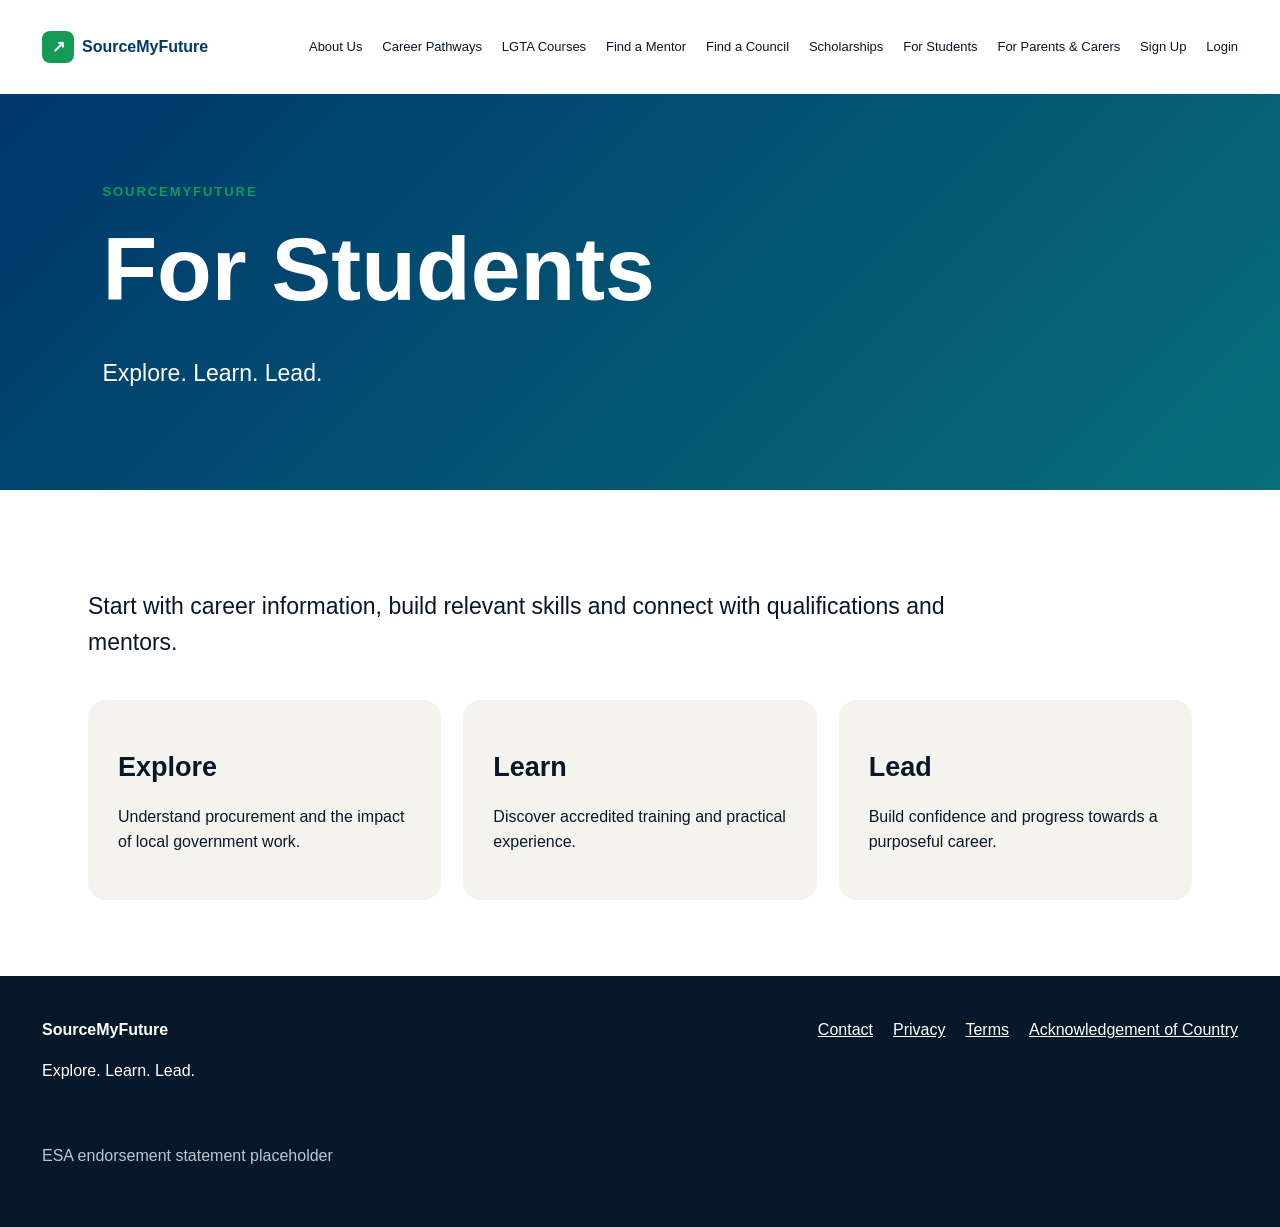
<file: website/students.html>
<!doctype html>
<html lang="en-AU"><head><meta charset="utf-8"><meta name="viewport" content="width=device-width,initial-scale=1">
<meta name="description" content="SourceMyFuture procurement career information"><title>For Students | SourceMyFuture</title>
<link rel="stylesheet" href="assets/css/style.css"></head><body>
<header class="site-header"><a class="header-brand" href="index.html"><span class="mini-mark">↗</span><span>SourceMyFuture</span></a>
<button class="menu-button" aria-expanded="false" aria-controls="main-nav">Menu</button><nav id="main-nav" class="main-nav"><a href="about.html">About Us</a><a href="pathways.html">Career Pathways</a><a href="lgta.html">LGTA Courses</a><a href="mentor.html">Find a Mentor</a><a href="councils.html">Find a Council</a><a href="scholarships.html">Scholarships</a><a href="students.html">For Students</a><a href="parents.html">For Parents &amp; Carers</a><a href="signup.html">Sign Up</a><a href="login.html">Login</a></nav></header>
<main><section class="page-hero"><p class="eyebrow">SourceMyFuture</p><h1>For Students</h1><p>Explore. Learn. Lead.</p></section><section class="section lead"><p>Start with career information, build relevant skills and connect with qualifications and mentors.</p><div class="cards compact"><article><h2>Explore</h2><p>Understand procurement and the impact of local government work.</p></article><article><h2>Learn</h2><p>Discover accredited training and practical experience.</p></article><article><h2>Lead</h2><p>Build confidence and progress towards a purposeful career.</p></article></div></section></main>
<footer class="site-footer"><div><strong>SourceMyFuture</strong><p>Explore. Learn. Lead.</p></div><nav><a href="contact.html">Contact</a><a href="privacy.html">Privacy</a><a href="terms.html">Terms</a><a href="acknowledgement.html">Acknowledgement of Country</a></nav><p class="endorsement">ESA endorsement statement placeholder</p></footer>
<script src="assets/js/site.js"></script></body></html>
</file>
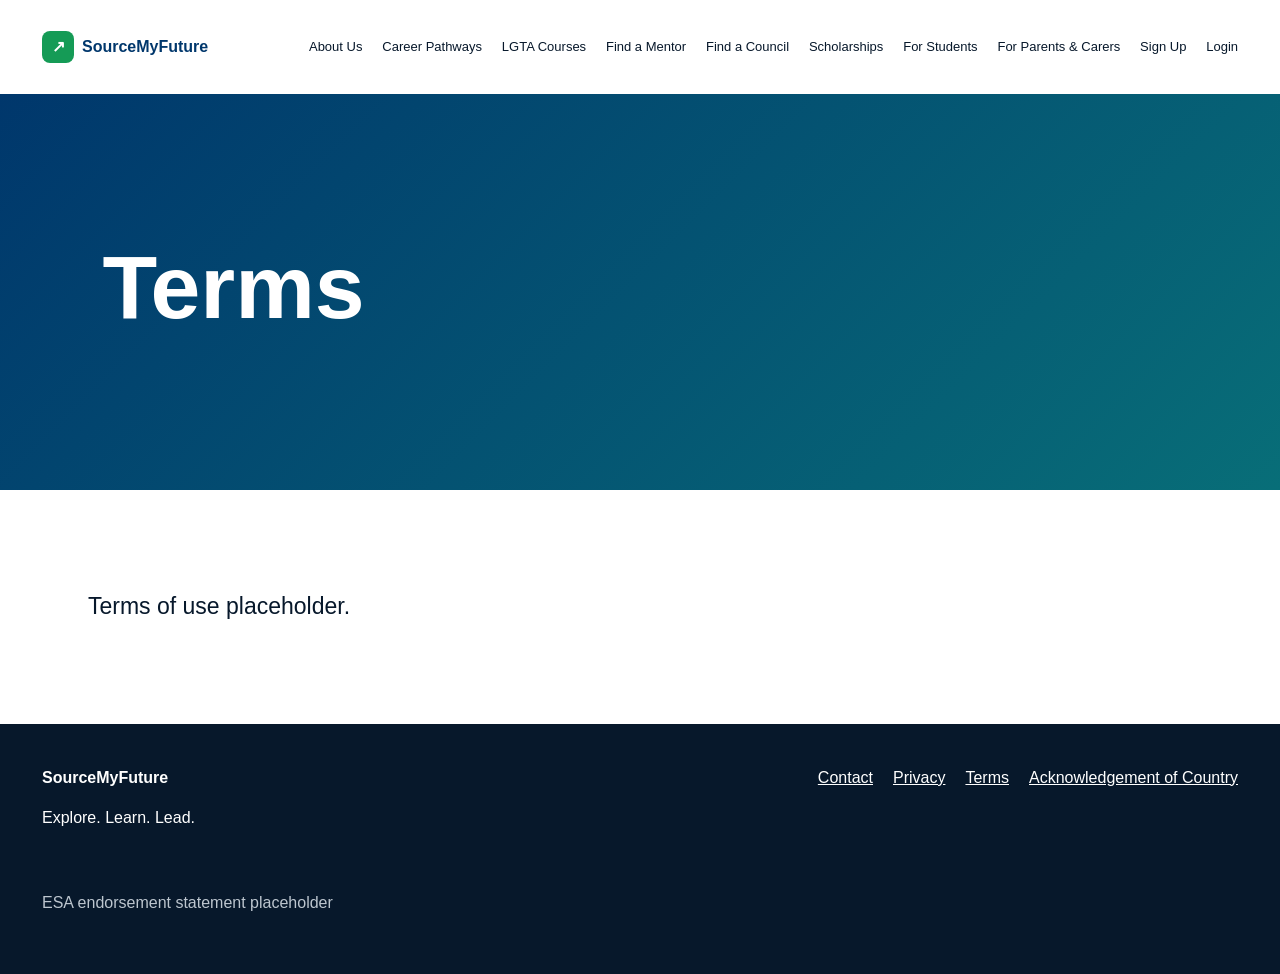
<file: website/terms.html>
<!doctype html>
<html lang="en-AU"><head><meta charset="utf-8"><meta name="viewport" content="width=device-width,initial-scale=1">
<meta name="description" content="SourceMyFuture procurement career information"><title>Terms | SourceMyFuture</title>
<link rel="stylesheet" href="assets/css/style.css"></head><body>
<header class="site-header"><a class="header-brand" href="index.html"><span class="mini-mark">↗</span><span>SourceMyFuture</span></a>
<button class="menu-button" aria-expanded="false" aria-controls="main-nav">Menu</button><nav id="main-nav" class="main-nav"><a href="about.html">About Us</a><a href="pathways.html">Career Pathways</a><a href="lgta.html">LGTA Courses</a><a href="mentor.html">Find a Mentor</a><a href="councils.html">Find a Council</a><a href="scholarships.html">Scholarships</a><a href="students.html">For Students</a><a href="parents.html">For Parents &amp; Carers</a><a href="signup.html">Sign Up</a><a href="login.html">Login</a></nav></header>
<main><section class="page-hero"><h1>Terms</h1></section><section class="section lead"><p>Terms of use placeholder.</p></section></main>
<footer class="site-footer"><div><strong>SourceMyFuture</strong><p>Explore. Learn. Lead.</p></div><nav><a href="contact.html">Contact</a><a href="privacy.html">Privacy</a><a href="terms.html">Terms</a><a href="acknowledgement.html">Acknowledgement of Country</a></nav><p class="endorsement">ESA endorsement statement placeholder</p></footer>
<script src="assets/js/site.js"></script></body></html>
</file>
<file: website/assets/css/style.css>
*{box-sizing:border-box}:root{--navy:#00376c;--ink:#07182b;--green:#159b56;--teal:#00ae92;--yellow:#f1cd26;--cream:#f5f3ed;--white:#fff}html{scroll-behavior:smooth}body{margin:0;font-family:Arial,Helvetica,sans-serif;color:var(--ink);line-height:1.55}a{color:inherit}.site-header{min-height:94px;display:flex;align-items:center;gap:30px;padding:0 42px;background:#fff;position:relative;z-index:20}.header-brand{display:flex;align-items:center;gap:8px;text-decoration:none;font-weight:800;color:var(--navy);white-space:nowrap}.mini-mark{display:grid;place-items:center;width:32px;height:32px;background:var(--green);color:white;border-radius:8px}.main-nav{margin-left:auto;display:flex;align-items:center;justify-content:flex-end;gap:clamp(14px,1.55vw,30px);overflow-x:auto;scrollbar-width:none}.main-nav a{font-size:clamp(13px,1vw,17px);text-decoration:none;white-space:nowrap;padding:34px 0 29px;border-bottom:4px solid transparent}.main-nav a:hover,.main-nav a:focus{color:var(--green);border-color:var(--green)}.menu-button{display:none}.hero{position:relative;min-height:calc(100vh - 94px);background:url('../images/hero-reference.jpg') center/cover no-repeat;isolation:isolate}.shade{position:absolute;inset:0;background:linear-gradient(90deg,rgba(0,25,12,.35),rgba(0,0,0,.08) 55%,rgba(0,0,0,.38));z-index:-1}.hero-inner{min-height:calc(100vh - 94px);padding:42px 6.5% 52px;display:flex;flex-direction:column;justify-content:space-between;color:white}.brand-lockup{color:var(--navy);width:310px}.brand-symbol{position:relative;width:150px;height:125px;margin-left:30px}.arrow{position:absolute;width:66px;height:22px;border-radius:7px}.arrow:after{content:'';position:absolute;border-top:22px solid transparent;border-bottom:22px solid transparent}.a1{background:var(--teal);left:43px;top:12px;transform:rotate(-45deg)}.a2{background:var(--yellow);left:78px;top:29px;transform:rotate(45deg)}.a3{background:var(--green);left:76px;top:79px}.a3:after{border-left:26px solid var(--green);right:-23px;top:-11px}.a4{background:var(--navy);left:7px;top:79px}.a4:after{border-right:26px solid var(--navy);left:-23px;top:-11px}.brand-name{font-size:46px;font-weight:800;line-height:.94;letter-spacing:-2px}.brand-tagline{font-size:25px;margin-top:12px}.hero-copy{text-align:center;text-shadow:0 2px 3px #000}.hero-copy h1{font-size:clamp(46px,5.3vw,84px);line-height:1.03;letter-spacing:-3px;margin:0 0 22px}.steps{font-size:clamp(31px,3.6vw,58px);margin:0 0 20px}.steps span{padding:0 8px}.subtitle{font-size:clamp(21px,2.65vw,43px);margin:0}.section{max-width:1160px;margin:auto;padding:76px 28px}.eyebrow{text-transform:uppercase;letter-spacing:.15em;color:var(--green);font-size:13px;font-weight:800}.intro h2,.cta h2{font-size:clamp(35px,5vw,62px);line-height:1.05;margin:12px 0 28px}.intro>p:not(.eyebrow){font-size:19px;max-width:960px}.support-note{padding:18px 22px;border-left:5px solid var(--yellow);background:var(--cream)}.cards{display:grid;grid-template-columns:repeat(3,1fr);gap:22px}.cards article{background:var(--cream);padding:30px;border-radius:18px}.cards .number{color:var(--green);font-weight:800}.cards h2{font-size:27px;line-height:1.1}.cards a{font-weight:700;color:var(--navy)}.cta{text-align:center;padding:80px 26px;background:var(--navy);color:#fff}.cta>div{display:flex;flex-wrap:wrap;justify-content:center;gap:14px}.button{display:inline-block;border:2px solid currentColor;border-radius:999px;padding:13px 21px;text-decoration:none;font-weight:700}.button.primary{background:var(--yellow);color:var(--ink);border-color:var(--yellow)}.site-footer{background:var(--ink);color:#fff;padding:42px;display:grid;grid-template-columns:1fr 2fr;gap:28px}.site-footer nav{display:flex;gap:20px;justify-content:flex-end;flex-wrap:wrap}.site-footer a{color:#fff}.endorsement{grid-column:1/-1;color:#bdc6cf}.page-hero{min-height:44vh;padding:65px max(28px,8vw);display:flex;flex-direction:column;justify-content:center;color:#fff;background:linear-gradient(135deg,var(--navy),#086e78)}.page-hero h1{font-size:clamp(48px,7vw,94px);line-height:1;margin:10px 0 18px}.page-hero>p:not(.eyebrow){font-size:23px;max-width:760px}.lead>p{font-size:23px;max-width:880px}.cards.compact{margin-top:40px}.form-wrap{max-width:820px}.demo-form{display:grid;gap:22px}.demo-form label{font-weight:700}.demo-form input{display:block;width:100%;padding:14px;margin-top:7px;border:1px solid #bbc4cc;border-radius:8px}.demo-form button{justify-self:start}button:disabled,input:disabled{opacity:.65}.menu-button{border:0;background:var(--navy);color:#fff;border-radius:8px;padding:10px 14px}
@media(max-width:1050px){.site-header{min-height:72px;padding:0 20px;justify-content:space-between}.menu-button{display:block}.main-nav{display:none;position:absolute;left:0;right:0;top:72px;padding:15px 22px 25px;background:#fff;flex-direction:column;align-items:flex-start;box-shadow:0 15px 30px rgba(0,0,0,.15)}.main-nav.open{display:flex}.main-nav a{font-size:16px;padding:8px 0;width:100%}.hero,.hero-inner{min-height:calc(100vh - 72px)}.cards{grid-template-columns:1fr}.site-footer{grid-template-columns:1fr}.site-footer nav{justify-content:flex-start}}
@media(max-width:600px){.hero{background-position:58% center}.hero-inner{padding:28px 20px 40px}.brand-lockup{transform:scale(.74);transform-origin:top left}.hero-copy h1{letter-spacing:-1px}.steps span{padding:0 2px}.section{padding:58px 20px}.cta>div{align-items:stretch;flex-direction:column}.site-footer{padding:34px 22px}}
</file>
